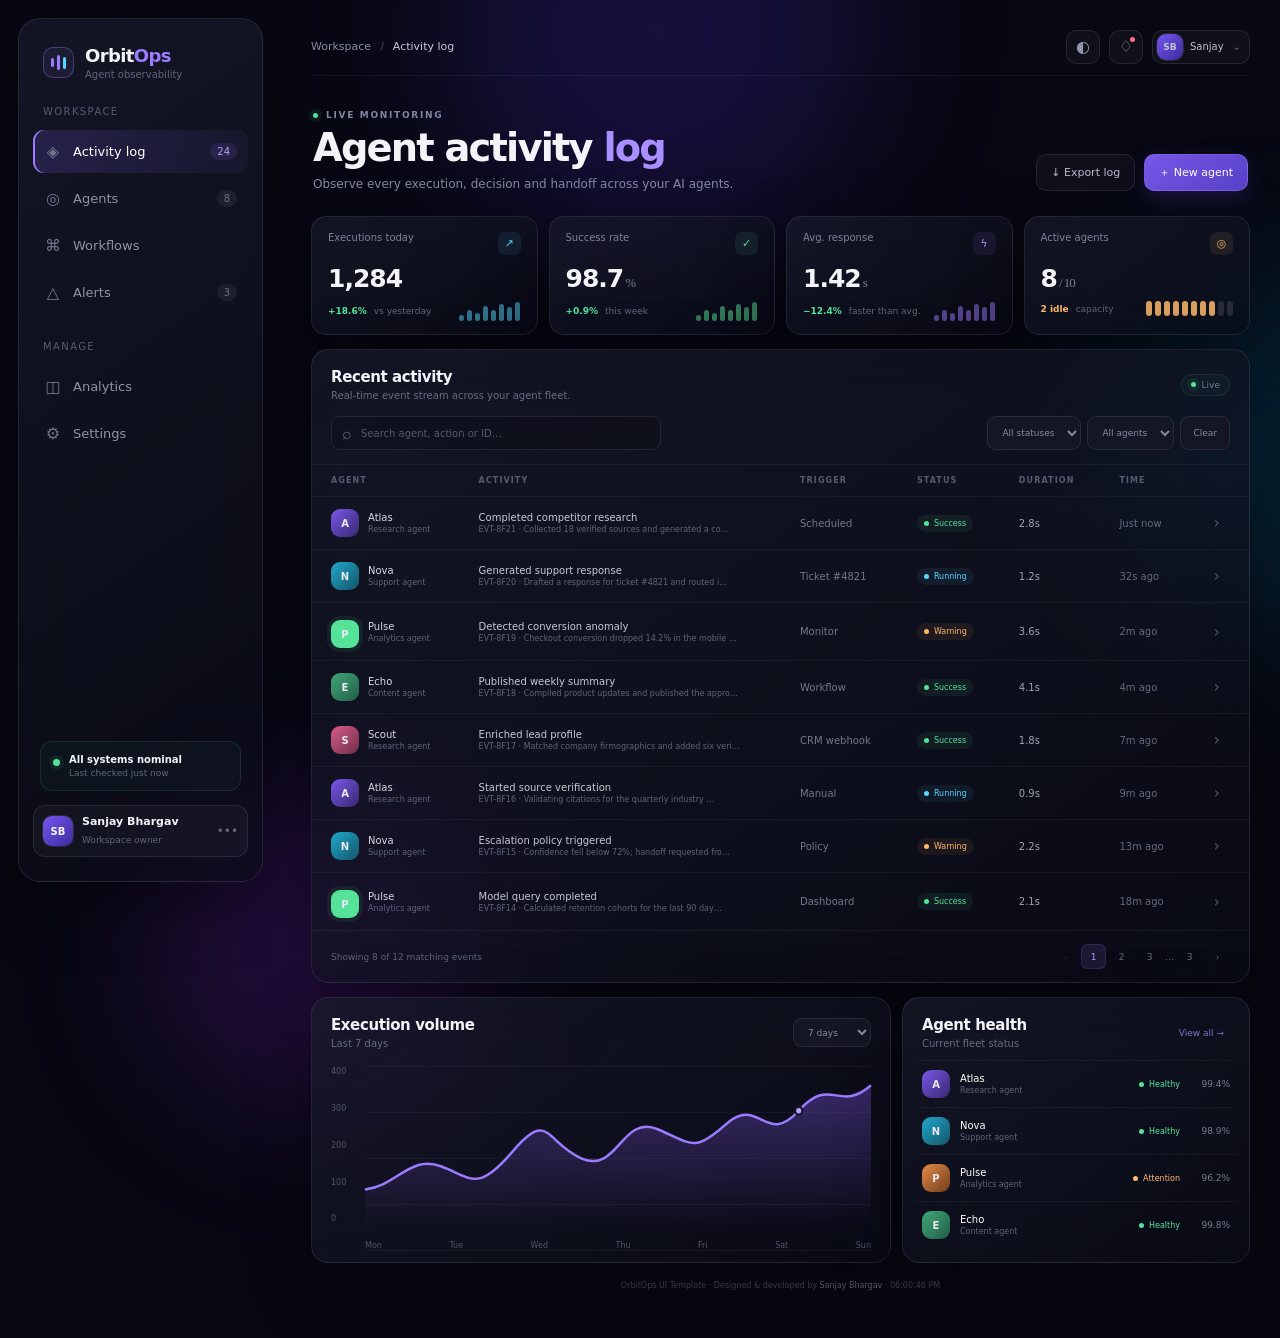
<file: agent-activity-log/index.html>
<!DOCTYPE html>
<html lang="en">
<head>
  <meta charset="UTF-8">
  <meta name="viewport" content="width=device-width, initial-scale=1.0">
  <meta name="description" content="Agent Activity Log — a modern AI agent monitoring dashboard by Sanjay Bhargav.">
  <title>Agent Activity Log — Sanjay Bhargav</title>
  <link rel="stylesheet" href="style.css">
</head>
<body>
  <div class="ambient ambient-one"></div>
  <div class="ambient ambient-two"></div>
  <div class="ambient ambient-three"></div>

  <div class="app-shell">
    <aside class="sidebar glass">
      <div class="brand">
        <div class="brand-mark"><span></span><span></span><span></span></div>
        <div>
          <strong>Orbit<span>Ops</span></strong>
          <small>Agent observability</small>
        </div>
      </div>

      <nav class="main-nav" aria-label="Main navigation">
        <p class="nav-label">Workspace</p>
        <button class="nav-item active" data-view="activity"><span class="nav-icon">◈</span> Activity log <b>24</b></button>
        <button class="nav-item" data-view="agents"><span class="nav-icon">◎</span> Agents <b>8</b></button>
        <button class="nav-item" data-view="workflows"><span class="nav-icon">⌘</span> Workflows</button>
        <button class="nav-item" data-view="alerts"><span class="nav-icon">△</span> Alerts <b class="alert-count">3</b></button>

        <p class="nav-label">Manage</p>
        <button class="nav-item" data-view="analytics"><span class="nav-icon">◫</span> Analytics</button>
        <button class="nav-item" data-view="settings"><span class="nav-icon">⚙</span> Settings</button>
      </nav>

      <div class="sidebar-bottom">
        <div class="status-card">
          <div class="status-dot"></div>
          <div>
            <strong>All systems nominal</strong>
            <small>Last checked just now</small>
          </div>
        </div>
        <button class="profile-card" id="profileButton" aria-label="Open profile">
          <div class="avatar">SB</div>
          <div class="profile-copy">
            <strong>Sanjay Bhargav</strong>
            <small>Workspace owner</small>
          </div>
          <span>•••</span>
        </button>
      </div>
    </aside>

    <main class="main-content">
      <header class="topbar">
        <div class="breadcrumb"><span>Workspace</span><i>/</i><strong>Activity log</strong></div>
        <div class="top-actions">
          <button class="icon-button" id="themeGlow" title="Toggle ambient glow" aria-label="Toggle ambient glow">◐</button>
          <button class="icon-button notification" id="notificationButton" title="Notifications" aria-label="Notifications">♢<span></span></button>
          <button class="mini-profile" id="profileButtonTop" aria-label="Open profile"><span class="avatar small">SB</span><span>Sanjay</span><i>⌄</i></button>
        </div>
      </header>

      <section class="page-heading">
        <div>
          <div class="eyebrow"><span class="pulse"></span> Live monitoring</div>
          <h1>Agent activity <span>log</span></h1>
          <p>Observe every execution, decision and handoff across your AI agents.</p>
        </div>
        <div class="heading-actions">
          <button class="button secondary" id="exportButton">↓ Export log</button>
          <button class="button primary" id="newAgentButton">＋ New agent</button>
        </div>
      </section>

      
      <section class="quick-view glass" id="quickView" hidden aria-live="polite">
        <div class="quick-view-head">
          <div>
            <div class="eyebrow"><span class="pulse"></span> Workspace view</div>
            <h2 id="quickViewTitle">View</h2>
            <p id="quickViewText">Workspace information</p>
          </div>
          <button class="button secondary" id="backToActivity">← Activity log</button>
        </div>
        <div id="quickViewBody"></div>
      </section>

<section class="metrics-grid" aria-label="Activity metrics">
        <article class="metric-card glass">
          <div class="metric-top"><span>Executions today</span><span class="metric-icon cyan">↗</span></div>
          <div class="metric-value">1,284</div>
          <div class="metric-footer"><span class="trend positive">+18.6%</span><span>vs yesterday</span><div class="sparkline cyan-line"><i></i><i></i><i></i><i></i><i></i><i></i><i></i><i></i></div></div>
        </article>
        <article class="metric-card glass">
          <div class="metric-top"><span>Success rate</span><span class="metric-icon green">✓</span></div>
          <div class="metric-value">98.7<span class="unit">%</span></div>
          <div class="metric-footer"><span class="trend positive">+0.9%</span><span>this week</span><div class="sparkline green-line"><i></i><i></i><i></i><i></i><i></i><i></i><i></i><i></i></div></div>
        </article>
        <article class="metric-card glass">
          <div class="metric-top"><span>Avg. response</span><span class="metric-icon purple">ϟ</span></div>
          <div class="metric-value">1.42<span class="unit">s</span></div>
          <div class="metric-footer"><span class="trend positive">−12.4%</span><span>faster than avg.</span><div class="sparkline purple-line"><i></i><i></i><i></i><i></i><i></i><i></i><i></i><i></i></div></div>
        </article>
        <article class="metric-card glass">
          <div class="metric-top"><span>Active agents</span><span class="metric-icon orange">◎</span></div>
          <div class="metric-value">8<span class="unit">/ 10</span></div>
          <div class="metric-footer"><span class="trend neutral">2 idle</span><span>capacity</span><div class="capacity"><span></span><span></span><span></span><span></span><span></span><span></span><span></span><span></span><i></i><i></i></div></div>
        </article>
      </section>

      <section class="workspace-panel glass">
        <div class="panel-header">
          <div>
            <h2>Recent activity</h2>
            <p>Real-time event stream across your agent fleet.</p>
          </div>
          <div class="live-badge"><span></span> Live</div>
        </div>

        <div class="toolbar">
          <label class="search-box"><span>⌕</span><input id="searchInput" type="search" placeholder="Search agent, action or ID…" autocomplete="off"></label>
          <div class="filter-group">
            <select id="statusFilter" aria-label="Filter by status">
              <option value="all">All statuses</option>
              <option value="success">Success</option>
              <option value="running">Running</option>
              <option value="warning">Warning</option>
              <option value="failed">Failed</option>
            </select>
            <select id="agentFilter" aria-label="Filter by agent">
              <option value="all">All agents</option>
              <option value="Atlas">Atlas</option>
              <option value="Nova">Nova</option>
              <option value="Pulse">Pulse</option>
              <option value="Echo">Echo</option>
              <option value="Scout">Scout</option>
            </select>
            <button class="filter-button" id="clearFilters">Clear</button>
          </div>
        </div>

        <div class="table-wrap">
          <table>
            <thead>
              <tr><th>Agent</th><th>Activity</th><th>Trigger</th><th>Status</th><th>Duration</th><th>Time</th><th></th></tr>
            </thead>
            <tbody id="activityBody"></tbody>
          </table>
          <div id="emptyState" class="empty-state" hidden>
            <div class="empty-icon">⌕</div>
            <h3>No matching activity</h3>
            <p>Try another search term or clear the filters.</p>
          </div>
        </div>

        <div class="table-footer">
          <span id="resultCount">Showing 8 of 24 events</span>
          <div class="pagination">
            <button disabled aria-label="Previous page">‹</button><button class="current">1</button><button>2</button><button>3</button><span>…</span><button>3</button><button aria-label="Next page">›</button>
          </div>
        </div>
      </section>

      <section class="bottom-grid">
        <article class="chart-card glass">
          <div class="panel-header compact">
            <div><h2>Execution volume</h2><p>Last 7 days</p></div>
            <select id="rangeSelect" aria-label="Chart range"><option>7 days</option><option>14 days</option><option>30 days</option></select>
          </div>
          <div class="chart">
            <div class="chart-y"><span>400</span><span>300</span><span>200</span><span>100</span><span>0</span></div>
            <div class="chart-area">
              <div class="gridline"></div><div class="gridline"></div><div class="gridline"></div><div class="gridline"></div><div class="gridline"></div>
              <svg viewBox="0 0 700 210" preserveAspectRatio="none" aria-label="Execution volume chart">
                <defs><linearGradient id="fill" x1="0" y1="0" x2="0" y2="1"><stop offset="0%" stop-color="#8b5cf6" stop-opacity=".35"/><stop offset="100%" stop-color="#8b5cf6" stop-opacity="0"/></linearGradient></defs>
                <path class="area" d="M0,160 C45,155 62,115 105,130 S155,165 205,110 S250,100 300,120 S355,62 405,82 S455,112 500,75 S555,105 600,58 S655,62 700,25 L700,210 L0,210 Z"></path>
                <path class="line" d="M0,160 C45,155 62,115 105,130 S155,165 205,110 S250,100 300,120 S355,62 405,82 S455,112 500,75 S555,105 600,58 S655,62 700,25"></path>
                <circle cx="600" cy="58" r="5"></circle>
              </svg>
              <div class="chart-x"><span>Mon</span><span>Tue</span><span>Wed</span><span>Thu</span><span>Fri</span><span>Sat</span><span>Sun</span></div>
            </div>
          </div>
        </article>

        <article class="agents-card glass">
          <div class="panel-header compact">
            <div><h2>Agent health</h2><p>Current fleet status</p></div>
            <button class="text-button" id="viewAgents">View all →</button>
          </div>
          <div class="agent-list">
            <button class="agent-row" data-agent="Atlas"><span class="agent-avatar atlas">A</span><span><strong>Atlas</strong><small>Research agent</small></span><span class="health"><i></i>Healthy</span><b>99.4%</b></button>
            <button class="agent-row" data-agent="Nova"><span class="agent-avatar nova">N</span><span><strong>Nova</strong><small>Support agent</small></span><span class="health"><i></i>Healthy</span><b>98.9%</b></button>
            <button class="agent-row" data-agent="Pulse"><span class="agent-avatar pulse-a">P</span><span><strong>Pulse</strong><small>Analytics agent</small></span><span class="health warning"><i></i>Attention</span><b>96.2%</b></button>
            <button class="agent-row" data-agent="Echo"><span class="agent-avatar echo">E</span><span><strong>Echo</strong><small>Content agent</small></span><span class="health"><i></i>Healthy</span><b>99.8%</b></button>
          </div>
        </article>
      </section>

      <footer class="footer">OrbitOps UI Template · Designed & developed by <strong>Sanjay Bhargav</strong> · <span id="clock">--:--:--</span></footer>
    </main>
  </div>

  <div class="modal-backdrop" id="modalBackdrop" hidden>
    <section class="modal glass" role="dialog" aria-modal="true" aria-labelledby="modalTitle">
      <button class="modal-close" id="modalClose" aria-label="Close">×</button>
      <div class="modal-kicker">ACTIVITY EVENT</div>
      <h2 id="modalTitle">Event details</h2>
      <div id="modalContent"></div>
    </section>
  </div>

  <div class="toast" id="toast" role="status"></div>
  <script src="script.js"></script>
</body>
</html>
</file>
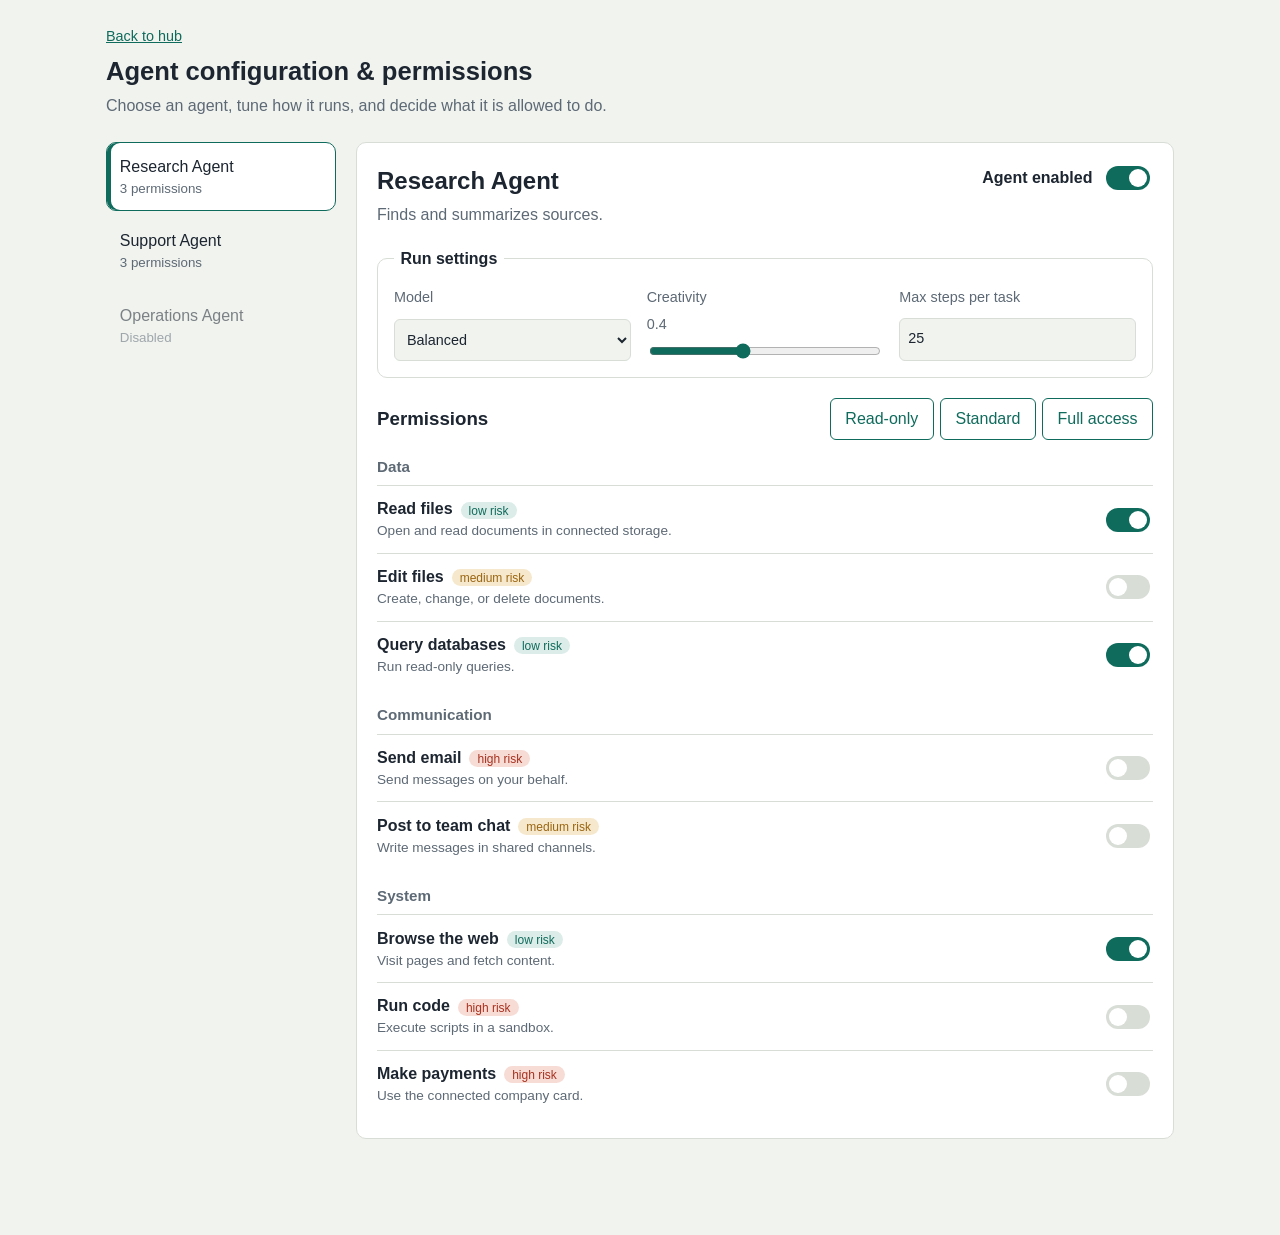
<file: agent-config-permissions/index.html>
<!DOCTYPE html>
<html lang="en">
<head>
  <meta charset="UTF-8">
  <meta name="viewport" content="width=device-width, initial-scale=1">
  <title>Agent Config & Permissions</title>
  <link rel="stylesheet" href="style.css">
</head>
<body>
  <header class="top">
    <a class="back" href="../index.html">Back to hub</a>
    <h1>Agent configuration & permissions</h1>
    <p>Choose an agent, tune how it runs, and decide what it is allowed to do.</p>
  </header>

  <main class="layout">
    <nav class="agents" aria-label="Agents">
      <ul id="agentList"></ul>
    </nav>

    <section class="panel" id="panel" aria-live="polite">
      <div class="panel-head">
        <div>
          <h2 id="agentName"></h2>
          <p id="agentRole"></p>
        </div>
        <label class="master">
          <span>Agent enabled</span>
          <input type="checkbox" id="enabled" class="switch">
        </label>
      </div>

      <fieldset class="settings">
        <legend>Run settings</legend>
        <label>Model
          <select id="model">
            <option>Fast</option>
            <option>Balanced</option>
            <option>Thorough</option>
          </select>
        </label>
        <label>Creativity <output id="tempOut"></output>
          <input type="range" id="temperature" min="0" max="1" step="0.1">
        </label>
        <label>Max steps per task
          <input type="number" id="maxSteps" min="1" max="100">
        </label>
      </fieldset>

      <div class="perm-head">
        <h3>Permissions</h3>
        <div class="presets" role="group" aria-label="Permission presets">
          <button type="button" data-preset="readonly">Read-only</button>
          <button type="button" data-preset="standard">Standard</button>
          <button type="button" data-preset="full">Full access</button>
        </div>
      </div>
      <div id="permGroups"></div>
    </section>
  </main>

  <div class="savebar" id="savebar" hidden>
    <span id="saveMsg">You have unsaved changes.</span>
    <button type="button" id="resetBtn" class="ghost">Discard</button>
    <button type="button" id="saveBtn">Save changes</button>
  </div>
  <div class="toast" id="toast" role="status"></div>

  <script src="script.js"></script>
</body>
</html>
</file>
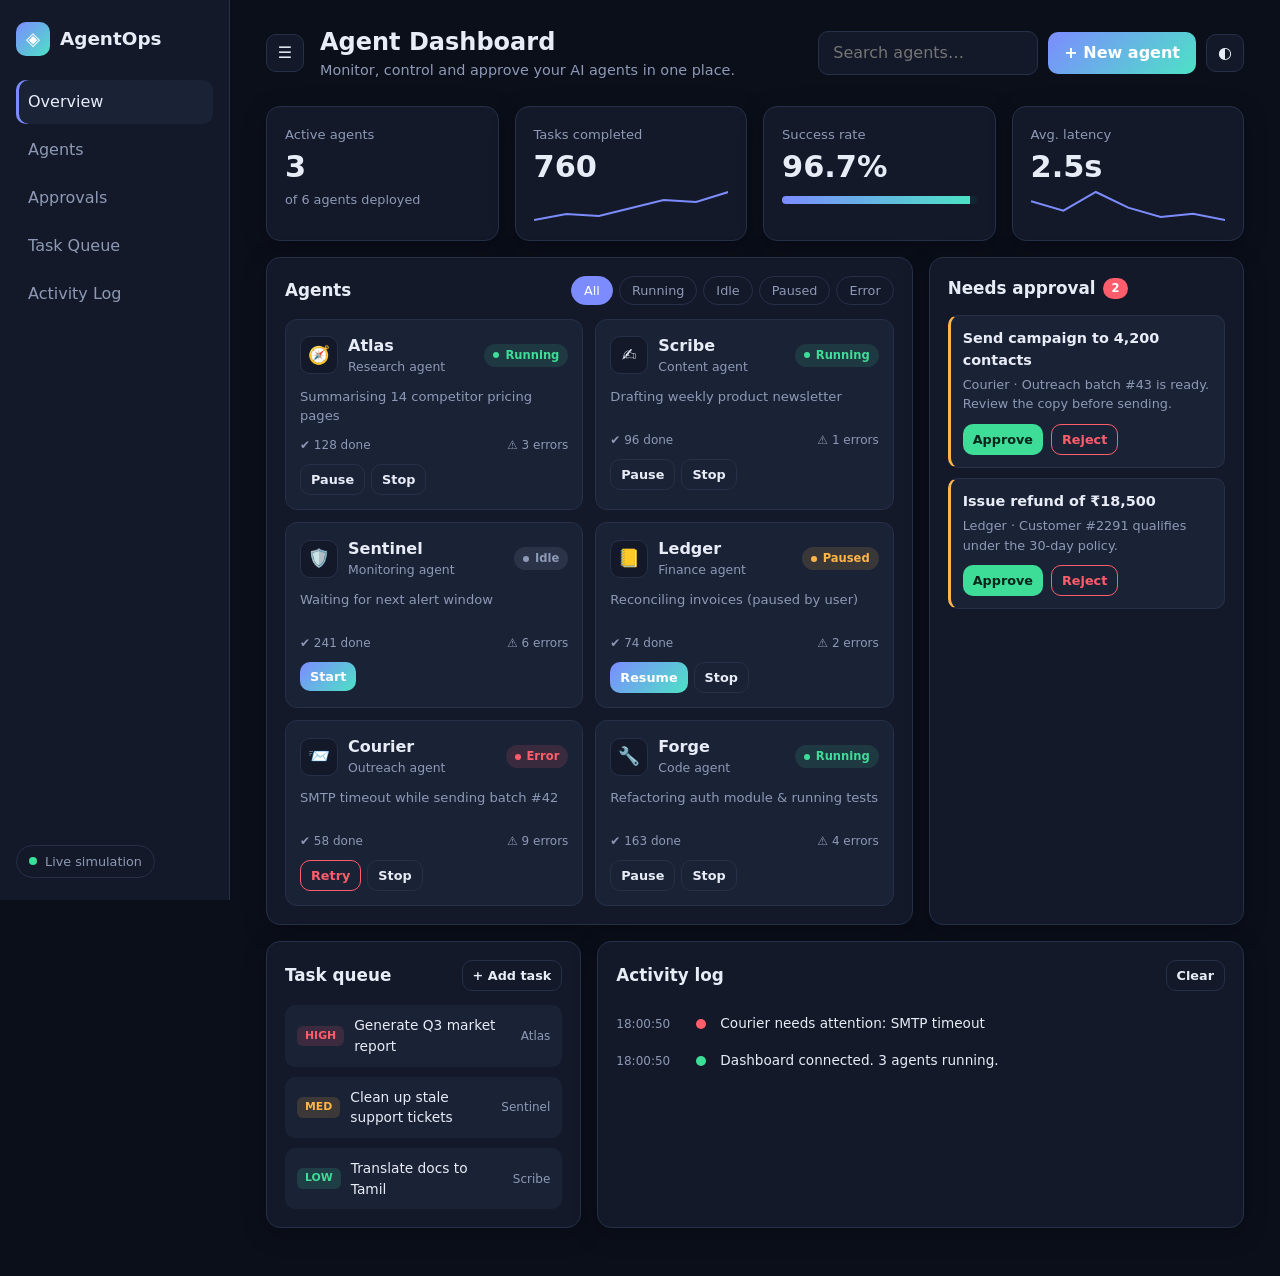
<file: agent-dashboard/index.html>
<!DOCTYPE html>
<html lang="en" data-theme="dark">
<head>
  <meta charset="UTF-8" />
  <meta name="viewport" content="width=device-width, initial-scale=1" />
  <title>Agent Dashboard · AI Agents UI Template</title>
  <meta name="description" content="A responsive AI agent monitoring dashboard with live status, task queue, activity log and human-in-the-loop approvals." />
  <link rel="stylesheet" href="style.css" />
</head>
<body>
  <div class="app">
    <!-- Sidebar -->
    <aside class="sidebar" id="sidebar" aria-label="Main navigation">
      <div class="brand">
        <span class="brand-mark" aria-hidden="true">◈</span>
        <span class="brand-name">AgentOps</span>
      </div>
      <nav class="nav">
        <a class="nav-item active" href="#overview">Overview</a>
        <a class="nav-item" href="#agents">Agents</a>
        <a class="nav-item" href="#approvals">Approvals</a>
        <a class="nav-item" href="#queue">Task Queue</a>
        <a class="nav-item" href="#activity">Activity Log</a>
      </nav>
      <div class="sidebar-foot">
        <div class="live-pill"><span class="pulse"></span> Live simulation</div>
      </div>
    </aside>

    <!-- Main -->
    <div class="main">
      <header class="topbar">
        <button class="icon-btn menu-btn" id="menuBtn" aria-label="Toggle menu">☰</button>
        <div>
          <h1>Agent Dashboard</h1>
          <p class="subtitle">Monitor, control and approve your AI agents in one place.</p>
        </div>
        <div class="topbar-actions">
          <label class="search">
            <span class="sr-only">Search agents</span>
            <input type="search" id="searchInput" placeholder="Search agents…" />
          </label>
          <button class="btn" id="deployBtn">+ New agent</button>
          <button class="icon-btn" id="themeBtn" aria-label="Toggle light/dark theme">◐</button>
        </div>
      </header>

      <main id="overview">
        <!-- KPIs -->
        <section class="kpis" aria-label="Key metrics">
          <article class="card kpi">
            <span class="kpi-label">Active agents</span>
            <strong class="kpi-value" id="kpiActive">0</strong>
            <span class="kpi-sub" id="kpiActiveSub"></span>
          </article>
          <article class="card kpi">
            <span class="kpi-label">Tasks completed</span>
            <strong class="kpi-value" id="kpiTasks">0</strong>
            <svg class="spark" id="sparkTasks" viewBox="0 0 120 32" preserveAspectRatio="none" aria-hidden="true"></svg>
          </article>
          <article class="card kpi">
            <span class="kpi-label">Success rate</span>
            <strong class="kpi-value" id="kpiSuccess">0%</strong>
            <div class="bar"><div class="bar-fill" id="kpiSuccessBar"></div></div>
          </article>
          <article class="card kpi">
            <span class="kpi-label">Avg. latency</span>
            <strong class="kpi-value" id="kpiLatency">0s</strong>
            <svg class="spark" id="sparkLatency" viewBox="0 0 120 32" preserveAspectRatio="none" aria-hidden="true"></svg>
          </article>
        </section>

        <div class="grid">
          <!-- Agents -->
          <section class="card span-2" id="agents" aria-labelledby="agentsTitle">
            <div class="card-head">
              <h2 id="agentsTitle">Agents</h2>
              <div class="chips" id="filterChips" role="group" aria-label="Filter by status">
                <button class="chip active" data-filter="all">All</button>
                <button class="chip" data-filter="running">Running</button>
                <button class="chip" data-filter="idle">Idle</button>
                <button class="chip" data-filter="paused">Paused</button>
                <button class="chip" data-filter="error">Error</button>
              </div>
            </div>
            <div class="agent-grid" id="agentGrid"></div>
            <p class="empty" id="agentsEmpty" hidden>No agents match your filter.</p>
          </section>

          <!-- Approvals -->
          <section class="card" id="approvals" aria-labelledby="approvalsTitle">
            <div class="card-head">
              <h2 id="approvalsTitle">Needs approval <span class="count" id="approvalCount">0</span></h2>
            </div>
            <ul class="approval-list" id="approvalList"></ul>
            <p class="empty" id="approvalsEmpty" hidden>You're all caught up 🎉</p>
          </section>

          <!-- Queue -->
          <section class="card" id="queue" aria-labelledby="queueTitle">
            <div class="card-head">
              <h2 id="queueTitle">Task queue</h2>
              <button class="btn ghost small" id="addTaskBtn">+ Add task</button>
            </div>
            <ul class="queue-list" id="queueList"></ul>
          </section>

          <!-- Activity -->
          <section class="card span-2" id="activity" aria-labelledby="activityTitle">
            <div class="card-head">
              <h2 id="activityTitle">Activity log</h2>
              <button class="btn ghost small" id="clearLogBtn">Clear</button>
            </div>
            <ol class="timeline" id="logList" aria-live="polite"></ol>
          </section>
        </div>
      </main>
    </div>
  </div>

  <div class="toast" id="toast" role="status" aria-live="polite"></div>
  <script src="script.js"></script>
</body>
</html>
</file>
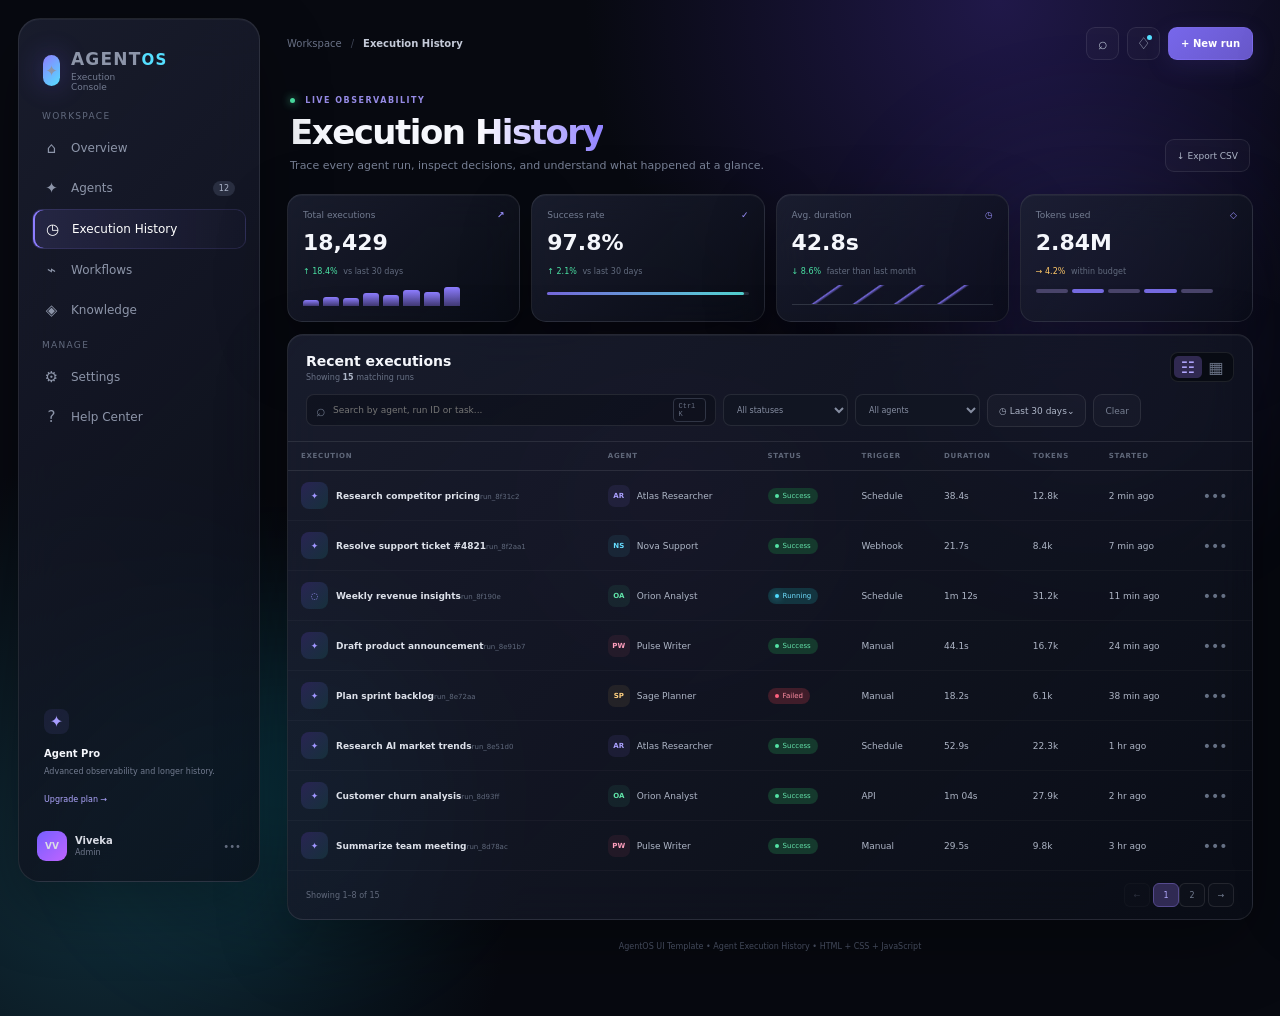
<file: agent-execution-history/index.html>
<!doctype html>
<html lang="en">
<head>
  <meta charset="utf-8">
  <meta name="viewport" content="width=device-width, initial-scale=1">
  <meta name="description" content="Agent Execution History - glassmorphism AI agent observability UI template">
  <title>AgentOS — Execution History</title>
  <link rel="stylesheet" href="style.css">
</head>
<body>
  <div class="orb orb-a"></div><div class="orb orb-b"></div><div class="orb orb-c"></div>

  <button id="mobileMenuBtn" class="mobile-menu-btn" aria-label="Open navigation">☰</button>
  <div id="mobileBackdrop" class="mobile-backdrop"></div>
  <div class="app">
    <aside class="sidebar glass">
      <button class="brand nav-link" data-view="overview" aria-label="AgentOS home">
        <span class="logo">✦</span>
        <span><b>AGENT<span>OS</span></b><small>Execution Console</small></span>
      </button>

      <nav class="nav" aria-label="Main navigation">
        <p>Workspace</p>
        <button class="nav-link" data-view="overview"><span>⌂</span>Overview</button>
        <button class="nav-link" data-view="agents"><span>✦</span>Agents <em>12</em></button>
        <button class="nav-link active" data-view="history"><span>◷</span>Execution History</button>
        <button class="nav-link" data-view="workflows"><span>⌁</span>Workflows</button>
        <button class="nav-link" data-view="knowledge"><span>◈</span>Knowledge</button>
        <p>Manage</p>
        <button class="nav-link" data-view="settings"><span>⚙</span>Settings</button>
        <button class="nav-link" data-view="help"><span>?</span>Help Center</button>
      </nav>

      <div class="sidebar-bottom">
        <div class="plan glass-soft">
          <span class="plan-icon">✦</span>
          <b>Agent Pro</b>
          <p>Advanced observability and longer history.</p>
          <button id="upgradeBtn">Upgrade plan <span>→</span></button>
        </div>
        <button class="profile" id="profileBtn">
          <span class="avatar">VV</span><span><b>Viveka</b><small>Admin</small></span><i>•••</i>
        </button>
      </div>
    </aside>

    <main class="main">
      <header class="topbar">
        <div class="crumb"><span>Workspace</span><i>/</i><b id="crumbCurrent">Execution History</b></div>
        <div class="top-actions">
          <button class="icon-btn" id="focusSearch" title="Search">⌕</button>
          <button class="icon-btn" id="notificationBtn" title="Notifications">♢<i></i></button>
          <button class="primary" id="newRunBtn">+ New run</button>
        </div>
      </header>

      <div id="viewRoot">
        <section class="view" data-page="history">
          <section class="hero">
            <div>
              <div class="eyebrow"><span></span> LIVE OBSERVABILITY</div>
              <h1>Execution <strong>History</strong></h1>
              <p>Trace every agent run, inspect decisions, and understand what happened at a glance.</p>
            </div>
            <button class="secondary" id="exportBtn">↓ Export CSV</button>
          </section>

          <section class="stats">
            <article class="stat glass"><header><span>Total executions</span><b>↗</b></header><strong>18,429</strong><small class="good">↑ 18.4% <em>vs last 30 days</em></small><div class="bars"><i></i><i></i><i></i><i></i><i></i><i></i><i></i><i></i></div></article>
            <article class="stat glass"><header><span>Success rate</span><b>✓</b></header><strong>97.8%</strong><small class="good">↑ 2.1% <em>vs last 30 days</em></small><div class="progress"><i></i></div></article>
            <article class="stat glass"><header><span>Avg. duration</span><b>◷</b></header><strong>42.8s</strong><small class="good">↓ 8.6% <em>faster than last month</em></small><div class="sparkline"></div></article>
            <article class="stat glass"><header><span>Tokens used</span><b>◇</b></header><strong>2.84M</strong><small class="neutral">→ 4.2% <em>within budget</em></small><div class="tokenbar"><i></i><i></i><i></i><i></i><i></i></div></article>
          </section>

          <section class="history glass">
            <div class="panel-head">
              <div><h2>Recent executions</h2><p>Showing <b id="resultCount">8</b> matching runs</p></div>
              <div class="view-switch"><button class="active" id="tableViewBtn" title="Table view">☷</button><button id="cardViewBtn" title="Card view">▦</button></div>
            </div>

            <div class="filters">
              <label class="search"><span>⌕</span><input id="searchInput" type="search" placeholder="Search by agent, run ID or task..." autocomplete="off"><kbd>Ctrl K</kbd></label>
              <select id="statusFilter" aria-label="Status filter"><option value="all">All statuses</option><option value="success">Success</option><option value="running">Running</option><option value="failed">Failed</option></select>
              <select id="agentFilter" aria-label="Agent filter"><option value="all">All agents</option><option>Atlas Researcher</option><option>Nova Support</option><option>Orion Analyst</option><option>Pulse Writer</option><option>Sage Planner</option></select>
              <button class="filter-btn" id="dateBtn">◷ <span id="dateLabel">Last 30 days</span>⌄</button>
              <button class="filter-btn clear-btn" id="clearFilters">Clear</button>
            </div>

            <div class="table-wrap" id="tableWrap">
              <table>
                <thead><tr><th>EXECUTION</th><th>AGENT</th><th>STATUS</th><th>TRIGGER</th><th>DURATION</th><th>TOKENS</th><th>STARTED</th><th></th></tr></thead>
                <tbody id="executionBody"></tbody>
              </table>
            </div>
            <div id="cardWrap" class="card-list hidden"></div>
            <div id="emptyState" class="empty hidden"><span>⌕</span><h3>No executions found</h3><p>Try changing your search or filters.</p></div>

            <div class="pagination">
              <span id="pageText">Showing 1–8</span>
              <div><button id="prevPage">←</button><span id="pageNumbers"></span><button id="nextPage">→</button></div>
            </div>
          </section>
        </section>

        <section class="view placeholder-view hidden" data-page="overview"><div class="large-icon">✦</div><h1>Workspace Overview</h1><p>Live health, execution volume, and agent performance overview.</p><div class="quick-grid"><button class="glass quick" data-view="history">◷ <b>Execution History</b><small>Inspect every run</small></button><button class="glass quick" data-view="agents">✦ <b>12 Active Agents</b><small>Manage your agents</small></button><button class="glass quick" data-view="workflows">⌁ <b>28 Workflows</b><small>Open automations</small></button></div></section>
        <section class="view placeholder-view hidden" data-page="agents"><div class="large-icon">✦</div><h1>Agents</h1><p>Monitor your AI agents and jump directly into their latest executions.</p><div class="resource-grid" id="agentCards"></div></section>
        <section class="view placeholder-view hidden" data-page="workflows"><div class="large-icon">⌁</div><h1>Workflows</h1><p>Explore automation workflows that create agent executions.</p><div class="resource-grid"><article class="glass resource"><b>Revenue Intelligence</b><span>Schedule • Every Monday</span><strong>Running</strong></article><article class="glass resource"><b>Support Resolution</b><span>Webhook • On ticket received</span><strong>Active</strong></article><article class="glass resource"><b>Content Pipeline</b><span>Manual • On demand</span><strong>Active</strong></article></div></section>
        <section class="view placeholder-view hidden" data-page="knowledge"><div class="large-icon">◈</div><h1>Knowledge</h1><p>Manage the information sources available to your agents.</p><div class="resource-grid"><article class="glass resource"><b>Company Knowledge Base</b><span>2,481 documents indexed</span><strong>Synced</strong></article><article class="glass resource"><b>Product Documentation</b><span>842 documents indexed</span><strong>Synced</strong></article></div></section>
        <section class="view placeholder-view hidden" data-page="settings"><div class="large-icon">⚙</div><h1>Settings</h1><p>Workspace preferences and observability configuration.</p><div class="settings-card glass"><label>Live execution updates <input type="checkbox" id="liveToggle" checked></label><label>Desktop notifications <input type="checkbox" id="notifyToggle" checked></label><label>Compact execution rows <input type="checkbox" id="compactToggle"></label></div></section>
        <section class="view placeholder-view hidden" data-page="help"><div class="large-icon">?</div><h1>Help Center</h1><p>Learn how to monitor, debug, and understand AI agent executions.</p><div class="faq glass"><button>What is an execution history?</button><button>How do I filter failed runs?</button><button>How can I export execution data?</button><button>How does the execution timeline work?</button></div></section>
      </div>

      <footer>AgentOS UI Template • Agent Execution History • HTML + CSS + JavaScript</footer>
    </main>
  </div>

  <div class="backdrop" id="backdrop"></div>
  <aside class="drawer glass" id="drawer" aria-hidden="true">
    <button class="close" id="closeDrawer">×</button>
    <div id="drawerContent"></div>
  </aside>

  <div class="modal hidden" id="newRunModal">
    <div class="modal-box glass">
      <button class="close" id="closeModal">×</button>
      <div class="eyebrow">NEW EXECUTION</div><h2>Start an agent run</h2><p>Choose an agent and give the run a task.</p>
      <label>Agent<select id="runAgent"><option>Atlas Researcher</option><option>Nova Support</option><option>Orion Analyst</option><option>Pulse Writer</option><option>Sage Planner</option></select></label>
      <label>Task<input id="runTask" value="Analyze the latest workspace activity and summarize key findings."></label>
      <div class="modal-actions"><button class="secondary" id="cancelRun">Cancel</button><button class="primary" id="startRun">Start run</button></div>
    </div>
  </div>

  <div class="notification-panel glass hidden" id="notificationPanel">
    <div><b>Notifications</b><button id="closeNotifications">×</button></div>
    <article><span class="notif-dot green"></span><p><b>Execution completed</b><small>Atlas finished competitor pricing research.</small></p><time>2m</time></article>
    <article><span class="notif-dot yellow"></span><p><b>Run still active</b><small>Orion is analyzing weekly revenue.</small></p><time>11m</time></article>
    <article><span class="notif-dot red"></span><p><b>Execution failed</b><small>Sage could not sync Jira.</small></p><time>38m</time></article>
  </div>

  <div class="toast" id="toast"></div>
  <script src="script.js"></script>
</body>
</html>
</file>
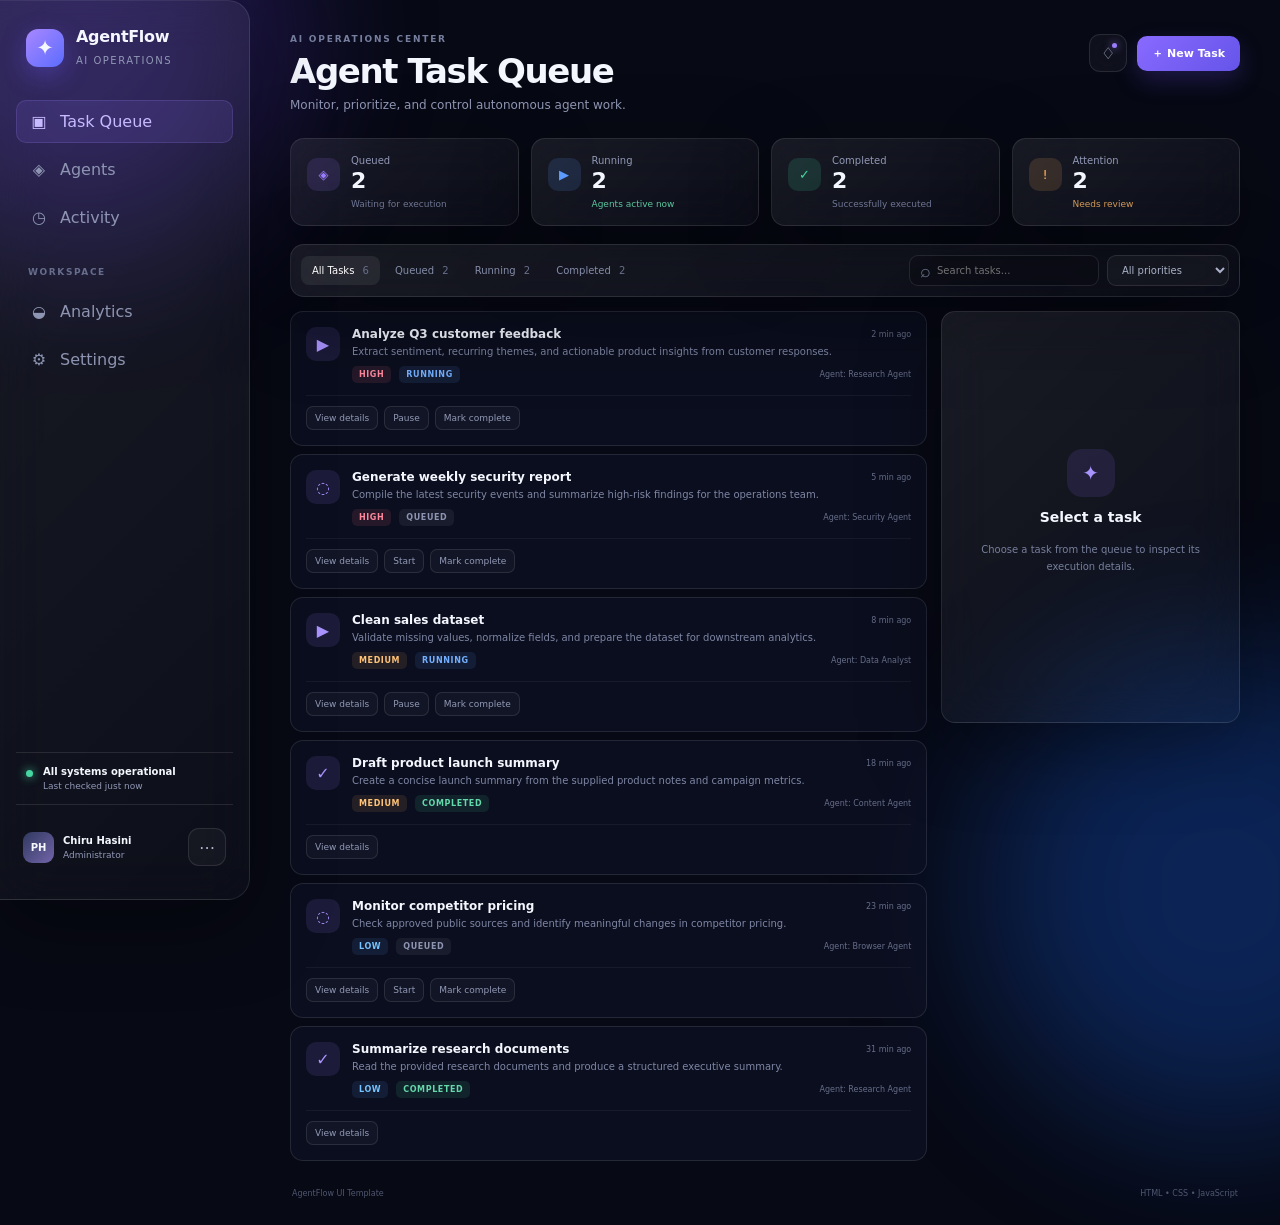
<file: ai-agent-task-queue/index.html>
<!DOCTYPE html>
<html lang="en">
<head>
  <meta charset="UTF-8">
  <meta name="viewport" content="width=device-width, initial-scale=1.0">
  <meta name="description" content="AI Agent Task Queue - Glassmorphism UI Template">
  <title>AgentFlow | AI Agent Task Queue</title>
  <link rel="stylesheet" href="style.css">
</head>
<body>
  <div class="background-orb orb-one"></div>
  <div class="background-orb orb-two"></div>
  <div class="background-grid"></div>

  <div class="app-shell">
    <aside class="sidebar glass-panel">
      <div class="brand">
        <div class="brand-mark">✦</div>
        <div>
          <h1>AgentFlow</h1>
          <span>AI Operations</span>
        </div>
      </div>

      <nav class="main-nav" aria-label="Main navigation">
        <button class="nav-item active" data-view="queue"><span>▣</span> Task Queue</button>
        <button class="nav-item" data-view="agents"><span>◈</span> Agents</button>
        <button class="nav-item" data-view="activity"><span>◷</span> Activity</button>
      </nav>

      <div class="sidebar-section">
        <div class="section-label">WORKSPACE</div>
        <button class="nav-item" data-view="analytics"><span>◒</span> Analytics</button>
        <button class="nav-item" data-view="settings"><span>⚙</span> Settings</button>
      </div>

      <div class="sidebar-bottom">
        <div class="system-status">
          <span class="status-dot"></span>
          <div>
            <strong>All systems operational</strong>
            <small>Last checked just now</small>
          </div>
        </div>
        <div class="user-card">
          <div class="avatar">PH</div>
          <div>
            <strong>Chiru Hasini</strong>
            <small>Administrator</small>
          </div>
          <button id="userMenuBtn" class="icon-btn" aria-label="Open user menu">⋯</button>
        </div>
      </div>
    </aside>

    <main class="main-content">
      <header class="topbar">
        <div>
          <p class="eyebrow">AI OPERATIONS CENTER</p>
          <h2 id="pageTitle">Agent Task Queue</h2>
          <p class="subtitle" id="pageSubtitle">Monitor, prioritize, and control autonomous agent work.</p>
        </div>
        <div class="top-actions">
          <button class="icon-btn glass-control" id="notificationBtn" aria-label="Notifications">♢<span class="notification-dot"></span></button>
          <button class="primary-btn" id="newTaskBtn"><span>＋</span> New Task</button>
        </div>
      </header>

      <section class="stats-grid" id="statsGrid">
        <article class="stat-card glass-panel">
          <div class="stat-icon purple">◈</div>
          <div><span>Queued</span><strong id="queuedCount">0</strong></div>
          <small class="trend">Waiting for execution</small>
        </article>
        <article class="stat-card glass-panel">
          <div class="stat-icon blue">▶</div>
          <div><span>Running</span><strong id="runningCount">0</strong></div>
          <small class="trend positive">Agents active now</small>
        </article>
        <article class="stat-card glass-panel">
          <div class="stat-icon green">✓</div>
          <div><span>Completed</span><strong id="completedCount">0</strong></div>
          <small class="trend">Successfully executed</small>
        </article>
        <article class="stat-card glass-panel">
          <div class="stat-icon orange">!</div>
          <div><span>Attention</span><strong id="attentionCount">0</strong></div>
          <small class="trend warning">Needs review</small>
        </article>
      </section>

      <section id="queueView" class="view">
        <div class="toolbar glass-panel">
          <div class="tabs" role="tablist">
            <button class="tab active" data-filter="all">All Tasks <span id="allBadge">0</span></button>
            <button class="tab" data-filter="queued">Queued <span id="queuedBadge">0</span></button>
            <button class="tab" data-filter="running">Running <span id="runningBadge">0</span></button>
            <button class="tab" data-filter="completed">Completed <span id="completedBadge">0</span></button>
          </div>
          <div class="toolbar-right">
            <label class="search-box">
              <span>⌕</span>
              <input id="searchInput" type="search" placeholder="Search tasks..." autocomplete="off">
            </label>
            <select id="priorityFilter" class="select-control" aria-label="Filter by priority">
              <option value="all">All priorities</option>
              <option value="high">High priority</option>
              <option value="medium">Medium priority</option>
              <option value="low">Low priority</option>
            </select>
          </div>
        </div>

        <div class="queue-layout">
          <div class="task-list" id="taskList" aria-live="polite"></div>
          <aside class="detail-panel glass-panel" id="detailPanel">
            <div class="empty-detail">
              <div class="empty-icon">✦</div>
              <h3>Select a task</h3>
              <p>Choose a task from the queue to inspect its execution details.</p>
            </div>
          </aside>
        </div>
      </section>

      <section id="agentsView" class="view hidden">
        <div class="section-heading">
          <div><p class="eyebrow">AUTONOMOUS WORKFORCE</p><h3>AI Agents</h3></div>
          <span class="live-chip"><span class="status-dot"></span> Live</span>
        </div>
        <div class="agents-grid" id="agentsGrid"></div>
      </section>

      <section id="activityView" class="view hidden">
        <div class="section-heading">
          <div><p class="eyebrow">AUDIT TRAIL</p><h3>Activity Log</h3></div>
          <button class="secondary-btn" id="clearActivityBtn">Clear activity</button>
        </div>
        <div class="activity-list glass-panel" id="activityList"></div>
      </section>

      <section id="analyticsView" class="view hidden">
        <div class="section-heading">
          <div><p class="eyebrow">PERFORMANCE</p><h3>Analytics Overview</h3></div>
        </div>
        <div class="analytics-grid">
          <article class="analytics-card glass-panel">
            <span>Success Rate</span><strong id="successRate">0%</strong>
            <div class="progress"><i id="successProgress"></i></div>
            <small>Completed tasks / total tasks</small>
          </article>
          <article class="analytics-card glass-panel">
            <span>Agent Utilization</span><strong>78%</strong>
            <div class="progress"><i style="width:78%"></i></div>
            <small>Average active capacity</small>
          </article>
          <article class="analytics-card glass-panel">
            <span>Avg. Execution</span><strong>4m 32s</strong>
            <div class="mini-bars"><i></i><i></i><i></i><i></i><i></i><i></i><i></i></div>
            <small>Across the last 24 hours</small>
          </article>
        </div>
        <div class="chart-card glass-panel">
          <div class="chart-header"><div><span>Task throughput</span><strong>24h activity</strong></div><span class="live-chip">+18.4%</span></div>
          <div class="fake-chart">
            <div class="chart-line"></div>
            <div class="chart-fill"></div>
            <div class="chart-labels"><span>00h</span><span>04h</span><span>08h</span><span>12h</span><span>16h</span><span>20h</span><span>24h</span></div>
          </div>
        </div>
      </section>

      <section id="settingsView" class="view hidden">
        <div class="section-heading">
          <div><p class="eyebrow">WORKSPACE</p><h3>Settings</h3></div>
        </div>
        <div class="settings-card glass-panel">
          <label class="setting-row"><span><strong>Auto-refresh queue</strong><small>Refresh task state automatically</small></span><input class="toggle" type="checkbox" checked></label>
          <label class="setting-row"><span><strong>Execution notifications</strong><small>Notify when agents finish a task</small></span><input class="toggle" type="checkbox" checked></label>
          <label class="setting-row"><span><strong>Require approval for high-risk tasks</strong><small>Pause tasks marked as high priority</small></span><input class="toggle" type="checkbox"></label>
          <label class="setting-row"><span><strong>Glass interface effects</strong><small>Enable backdrop blur and translucent cards</small></span><input class="toggle" type="checkbox" checked></label>
        </div>
      </section>

      <footer class="footer">
        <span>AgentFlow UI Template</span>
        <span>HTML • CSS • JavaScript</span>
      </footer>
    </main>
  </div>

  <div class="modal-backdrop hidden" id="taskModal">
    <div class="modal glass-panel" role="dialog" aria-modal="true" aria-labelledby="modalTitle">
      <div class="modal-header"><div><p class="eyebrow">CREATE WORK ITEM</p><h3 id="modalTitle">New Agent Task</h3></div><button class="icon-btn close-modal" id="closeModalBtn">×</button></div>
      <form id="taskForm">
        <label>Task name<input id="taskName" required maxlength="80" placeholder="e.g. Analyze customer feedback"></label>
        <label>Agent
          <select id="taskAgent">
            <option>Research Agent</option><option>Data Analyst</option><option>Security Agent</option><option>Content Agent</option><option>Browser Agent</option>
          </select>
        </label>
        <label>Priority
          <select id="taskPriority"><option value="high">High</option><option value="medium" selected>Medium</option><option value="low">Low</option></select>
        </label>
        <label>Description<textarea id="taskDescription" rows="3" placeholder="Describe what the agent should accomplish..."></textarea></label>
        <div class="modal-actions"><button type="button" class="secondary-btn" id="cancelModalBtn">Cancel</button><button type="submit" class="primary-btn">Create Task</button></div>
      </form>
    </div>
  </div>

  <div class="toast-container" id="toastContainer" aria-live="polite"></div>
  <script src="script.js"></script>
</body>
</html>
</file>
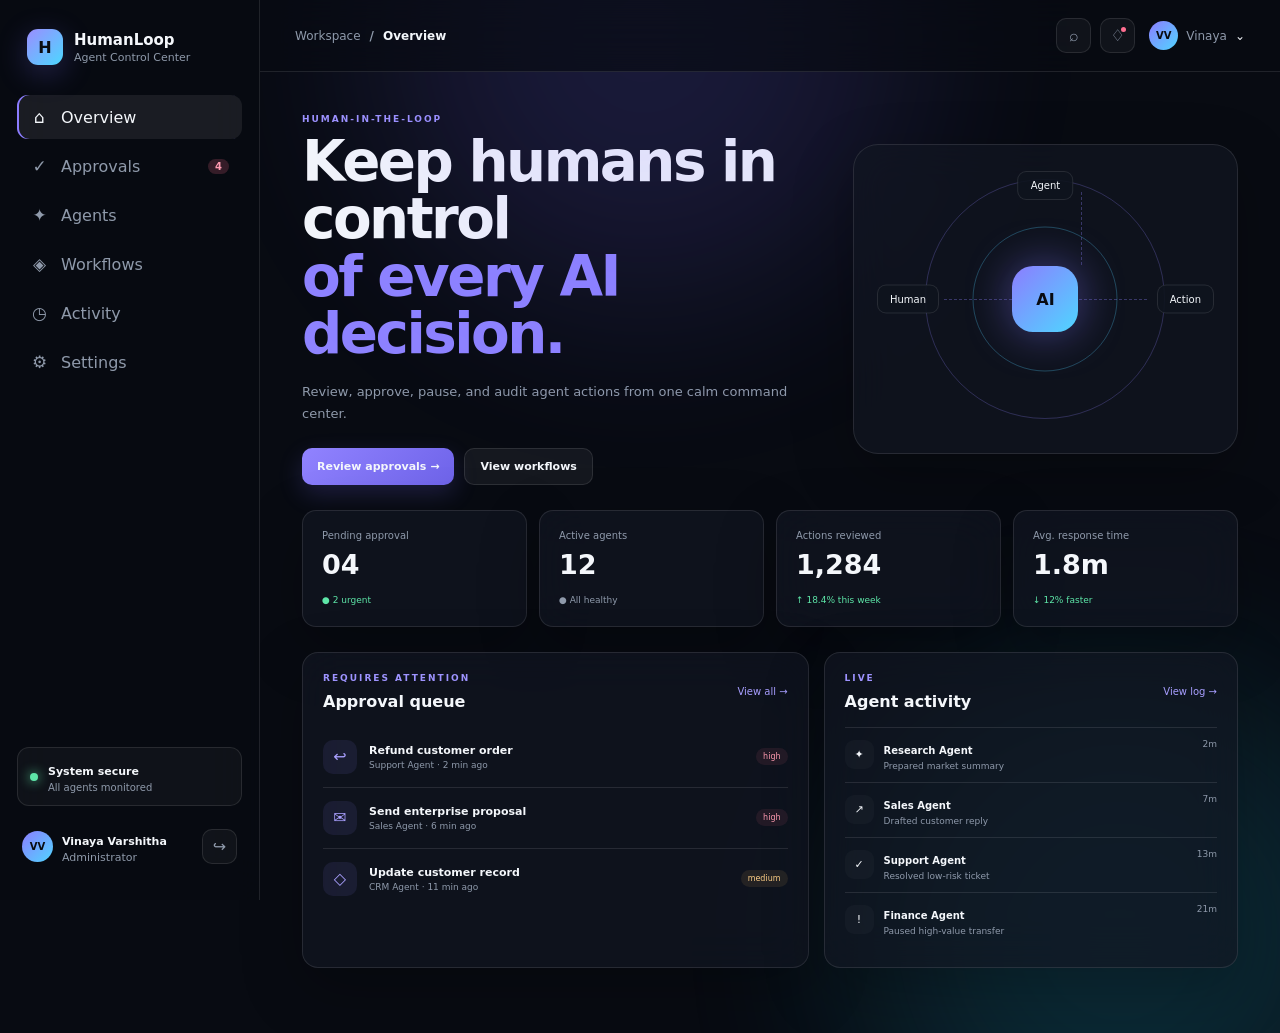
<file: human-in-the-loop/index.html>
<!DOCTYPE html>
<html lang="en">
<head>
  <meta charset="UTF-8">
  <meta name="viewport" content="width=device-width, initial-scale=1.0">
  <title>HumanLoop — Human-in-the-Loop Workflow</title>
  <link rel="stylesheet" href="style.css">
</head>
<body>
  <div class="bg-orb orb-one"></div>
  <div class="bg-orb orb-two"></div>

  <aside class="sidebar" id="sidebar">
    <div class="brand">
      <div class="brand-mark">H</div>
      <div>
        <strong>HumanLoop</strong>
        <span>Agent Control Center</span>
      </div>
    </div>

    <nav class="nav" aria-label="Main navigation">
      <button class="nav-item active" data-section="overview"><span>⌂</span> Overview</button>
      <button class="nav-item" data-section="approvals"><span>✓</span> Approvals <b class="nav-badge">4</b></button>
      <button class="nav-item" data-section="agents"><span>✦</span> Agents</button>
      <button class="nav-item" data-section="workflows"><span>◈</span> Workflows</button>
      <button class="nav-item" data-section="activity"><span>◷</span> Activity</button>
      <button class="nav-item" data-section="settings"><span>⚙</span> Settings</button>
    </nav>

    <div class="sidebar-bottom">
      <div class="security-card">
        <div class="status-dot"></div>
        <div>
          <strong>System secure</strong>
          <span>All agents monitored</span>
        </div>
      </div>
      <div class="user-mini">
        <div class="avatar">VV</div>
        <div>
          <strong>Vinaya Varshitha</strong>
          <span>Administrator</span>
        </div>
        <button class="icon-btn" id="logoutBtn" title="Sign out">↪</button>
      </div>
    </div>
  </aside>

  <main class="main">
    <header class="topbar">
      <button class="icon-btn menu-btn" id="menuBtn" aria-label="Open menu">☰</button>
      <div class="breadcrumb"><span>Workspace</span><b>/</b><strong id="pageTitle">Overview</strong></div>
      <div class="top-actions">
        <button class="icon-btn" id="searchBtn" title="Search">⌕</button>
        <button class="icon-btn notification" id="notificationBtn" title="Notifications">♢<i></i></button>
        <button class="profile" id="profileBtn">
          <span class="avatar small">VV</span>
          <span class="profile-name">Vinaya</span>
          <span>⌄</span>
        </button>
      </div>
    </header>

    <div class="search-panel glass" id="searchPanel">
      <input id="globalSearch" type="search" placeholder="Search approvals, agents, workflows...">
      <span>Press Enter</span>
    </div>

    <section class="content">
      <div class="section-view active" id="overview">
        <div class="hero">
          <div>
            <p class="eyebrow">HUMAN-IN-THE-LOOP</p>
            <h1>Keep humans in control<br><span>of every AI decision.</span></h1>
            <p class="hero-copy">Review, approve, pause, and audit agent actions from one calm command center.</p>
            <div class="hero-actions">
              <button class="primary-btn" data-go="approvals">Review approvals <span>→</span></button>
              <button class="secondary-btn" data-go="workflows">View workflows</button>
            </div>
          </div>
          <div class="hero-visual glass">
            <div class="ring ring-outer"></div>
            <div class="ring ring-inner"></div>
            <div class="core">AI</div>
            <div class="node node-top">Agent</div>
            <div class="node node-left">Human</div>
            <div class="node node-right">Action</div>
            <div class="flow-line line-one"></div>
            <div class="flow-line line-two"></div>
            <div class="flow-line line-three"></div>
          </div>
        </div>

        <div class="stats-grid">
          <div class="stat-card glass"><span>Pending approval</span><strong>04</strong><small class="up">● 2 urgent</small></div>
          <div class="stat-card glass"><span>Active agents</span><strong>12</strong><small>● All healthy</small></div>
          <div class="stat-card glass"><span>Actions reviewed</span><strong>1,284</strong><small class="up">↑ 18.4% this week</small></div>
          <div class="stat-card glass"><span>Avg. response time</span><strong>1.8m</strong><small class="up">↓ 12% faster</small></div>
        </div>

        <div class="two-col">
          <div class="panel glass">
            <div class="panel-head"><div><p class="eyebrow">REQUIRES ATTENTION</p><h2>Approval queue</h2></div><button class="text-btn" data-go="approvals">View all →</button></div>
            <div id="overviewApprovals"></div>
          </div>
          <div class="panel glass">
            <div class="panel-head"><div><p class="eyebrow">LIVE</p><h2>Agent activity</h2></div><button class="text-btn" data-go="activity">View log →</button></div>
            <div class="activity-list">
              <div class="activity-row"><div class="activity-icon">✦</div><div><strong>Research Agent</strong><p>Prepared market summary</p></div><time>2m</time></div>
              <div class="activity-row"><div class="activity-icon">↗</div><div><strong>Sales Agent</strong><p>Drafted customer reply</p></div><time>7m</time></div>
              <div class="activity-row"><div class="activity-icon">✓</div><div><strong>Support Agent</strong><p>Resolved low-risk ticket</p></div><time>13m</time></div>
              <div class="activity-row"><div class="activity-icon">!</div><div><strong>Finance Agent</strong><p>Paused high-value transfer</p></div><time>21m</time></div>
            </div>
          </div>
        </div>
      </div>

      <div class="section-view" id="approvals">
        <div class="page-heading"><div><p class="eyebrow">HUMAN REVIEW</p><h1>Approval queue</h1><p>Make the final call before an agent takes action.</p></div><button class="primary-btn" id="approveAllBtn">Approve all safe <span>✓</span></button></div>
        <div class="filter-row">
          <button class="filter active" data-filter="all">All <b>4</b></button>
          <button class="filter" data-filter="urgent">Urgent <b>2</b></button>
          <button class="filter" data-filter="finance">Finance <b>1</b></button>
          <button class="filter" data-filter="customer">Customer <b>1</b></button>
        </div>
        <div class="approval-grid" id="approvalGrid"></div>
      </div>

      <div class="section-view" id="agents">
        <div class="page-heading"><div><p class="eyebrow">AUTONOMOUS SYSTEMS</p><h1>Agents</h1><p>Monitor agent health, permissions, and current work.</p></div><button class="primary-btn" id="newAgentBtn">+ New agent</button></div>
        <div class="agent-grid" id="agentGrid"></div>
      </div>

      <div class="section-view" id="workflows">
        <div class="page-heading"><div><p class="eyebrow">ORCHESTRATION</p><h1>Workflows</h1><p>Design where AI acts independently and where humans step in.</p></div><button class="primary-btn" id="newWorkflowBtn">+ New workflow</button></div>
        <div class="workflow-layout">
          <div class="panel glass workflow-builder">
            <div class="panel-head"><div><p class="eyebrow">VISUAL WORKFLOW</p><h2>Customer refund review</h2></div><span class="live-pill">● Live</span></div>
            <div class="workflow-track">
              <div class="flow-card"><span>01</span><b>Ticket received</b><small>Trigger</small></div>
              <div class="connector">↓</div>
              <div class="flow-card ai"><span>02</span><b>AI checks policy</b><small>Agent action</small></div>
              <div class="connector">↓</div>
              <div class="flow-card human"><span>03</span><b>Human approval</b><small>Required</small></div>
              <div class="connector">↓</div>
              <div class="flow-card"><span>04</span><b>Issue refund</b><small>Agent action</small></div>
            </div>
          </div>
          <div class="panel glass rules-panel">
            <div class="panel-head"><div><p class="eyebrow">GUARDRAILS</p><h2>Human checkpoints</h2></div></div>
            <label class="switch-row">Refunds above $500 <input type="checkbox" checked><i></i></label>
            <label class="switch-row">External messages <input type="checkbox" checked><i></i></label>
            <label class="switch-row">Account changes <input type="checkbox" checked><i></i></label>
            <label class="switch-row">Low-risk tasks <input type="checkbox"><i></i></label>
          </div>
        </div>
      </div>

      <div class="section-view" id="activity">
        <div class="page-heading"><div><p class="eyebrow">AUDIT TRAIL</p><h1>Activity</h1><p>A transparent record of agent and human decisions.</p></div><button class="secondary-btn" id="exportBtn">Export log ↓</button></div>
        <div class="panel glass table-panel">
          <div class="table-head"><span>EVENT</span><span>ACTOR</span><span>STATUS</span><span>TIME</span></div>
          <div id="activityTable"></div>
        </div>
      </div>

      <div class="section-view" id="settings">
        <div class="page-heading"><div><p class="eyebrow">CONTROL CENTER</p><h1>Settings</h1><p>Configure your workspace and review policies.</p></div><button class="primary-btn" id="saveSettingsBtn">Save changes</button></div>
        <div class="settings-grid">
          <div class="panel glass settings-panel">
            <h2>Workspace</h2>
            <label>Workspace name<input value="HumanLoop Workspace"></label>
            <label>Review mode<select><option>Human approval required</option><option>Human review for high risk</option><option>Autonomous</option></select></label>
            <label>Default reviewer<input value="Vinaya Varshitha"></label>
          </div>
          <div class="panel glass settings-panel">
            <h2>Notifications</h2>
            <label class="switch-row">Approval requests <input type="checkbox" checked><i></i></label>
            <label class="switch-row">Agent failures <input type="checkbox" checked><i></i></label>
            <label class="switch-row">Daily activity summary <input type="checkbox"><i></i></label>
            <label class="switch-row">Security alerts <input type="checkbox" checked><i></i></label>
          </div>
        </div>
      </div>
    </section>
  </main>

  <div class="toast" id="toast"><span>✓</span><div><strong id="toastTitle">Done</strong><small id="toastText">Action completed.</small></div></div>
  <div class="modal-backdrop" id="modalBackdrop">
    <div class="modal glass">
      <button class="modal-close" id="modalClose">×</button>
      <p class="eyebrow">HUMAN REVIEW</p>
      <h2 id="modalTitle">Approve action?</h2>
      <p id="modalText">Review the proposed action before approving it.</p>
      <div class="modal-actions"><button class="secondary-btn" id="modalCancel">Cancel</button><button class="primary-btn" id="modalConfirm">Approve <span>✓</span></button></div>
    </div>
  </div>
  <script src="script.js"></script>
</body>
</html>
</file>
<file: agent-activity-log/style.css>
:root{
  --bg:#070812;--panel:rgba(16,18,31,.62);--panel-strong:rgba(18,20,36,.86);
  --border:rgba(255,255,255,.09);--text:#f3f4f8;--muted:#858ba1;--muted2:#60667b;
  --purple:#9b7bff;--purple2:#6e55e8;--cyan:#57d7ff;--green:#55e39a;--orange:#ffb86b;--red:#ff6f8d;
  --shadow:0 22px 65px rgba(0,0,0,.35);--radius:18px
}
*{box-sizing:border-box}
html{scroll-behavior:smooth}
body{margin:0;background:var(--bg);color:var(--text);font-family:Inter, "Segoe UI", system-ui, sans-serif;min-height:100vh;overflow-x:hidden}
button,input,select{font:inherit}
button{cursor:pointer}
.ambient{position:fixed;filter:blur(80px);border-radius:50%;pointer-events:none;opacity:.18;z-index:-1;transition:opacity .4s}
.ambient-one{width:420px;height:420px;background:#6337ff;top:-180px;left:35%}
.ambient-two{width:360px;height:360px;background:#008dba;right:-180px;top:30%}
.ambient-three{width:330px;height:330px;background:#a62cff;left:12%;bottom:-210px}
body.no-glow .ambient{opacity:0}
.glass{background:linear-gradient(145deg,rgba(25,27,44,.72),rgba(10,12,23,.62));border:1px solid var(--border);box-shadow:var(--shadow);backdrop-filter:blur(24px);-webkit-backdrop-filter:blur(24px)}
.app-shell{display:flex;min-height:100vh}
.sidebar{position:fixed;left:18px;top:18px;bottom:18px;width:245px;border-radius:22px;padding:24px 14px;display:flex;flex-direction:column;z-index:10}
.brand{display:flex;align-items:center;gap:11px;padding:2px 10px 26px}
.brand strong{font:700 18px Inter, "Segoe UI", system-ui, sans-serif;letter-spacing:-.6px}.brand strong span{color:var(--purple)}
.brand small{display:block;color:var(--muted2);font-size:10px;margin-top:3px}
.brand-mark{width:31px;height:31px;position:relative;display:flex;align-items:center;gap:3px;padding:7px;border:1px solid rgba(155,123,255,.35);border-radius:10px;background:rgba(155,123,255,.08)}
.brand-mark span{width:4px;border-radius:5px;background:var(--purple);display:block}.brand-mark span:nth-child(1){height:9px}.brand-mark span:nth-child(2){height:15px}.brand-mark span:nth-child(3){height:12px;background:var(--cyan)}
.nav-label{font-size:10px;text-transform:uppercase;letter-spacing:1.4px;color:#565c70;margin:0 10px 9px}
.main-nav{display:flex;flex-direction:column;gap:4px}
.nav-label:not(:first-child){margin-top:23px}
.nav-item{height:43px;border:0;background:transparent;color:#8d93a7;text-align:left;border-radius:11px;padding:0 11px;display:flex;align-items:center;gap:11px;font-size:13px;transition:.2s}
.nav-item:hover{background:rgba(255,255,255,.045);color:#dce0eb}.nav-item.active{color:#fff;background:linear-gradient(90deg,rgba(130,96,255,.18),rgba(130,96,255,.06));box-shadow:inset 2px 0 var(--purple)}
.nav-item b{margin-left:auto;font-size:10px;font-weight:500;color:#686e82;background:rgba(255,255,255,.06);padding:3px 7px;border-radius:20px}.nav-item.active b{color:#b5a3ff;background:rgba(155,123,255,.12)}
.nav-icon{width:18px;text-align:center;font-size:16px;color:#71778c}
.sidebar-bottom{margin-top:auto}.status-card{margin:12px 7px 14px;padding:12px;border:1px solid rgba(85,227,154,.12);background:rgba(85,227,154,.035);border-radius:12px;display:flex;gap:9px;align-items:flex-start}
.status-dot,.live-badge span,.pulse{width:7px;height:7px;border-radius:50%;background:var(--green);box-shadow:0 0 0 4px rgba(85,227,154,.08);display:inline-block;flex:none;margin-top:5px}
.status-card strong{display:block;font-size:10px}.status-card small{color:var(--muted2);font-size:9px;display:block;margin-top:3px}
.profile-card{width:100%;background:rgba(255,255,255,.035);border:1px solid var(--border);border-radius:12px;color:var(--text);display:flex;align-items:center;text-align:left;padding:9px;gap:9px}
.avatar{width:30px;height:30px;border-radius:9px;display:grid;place-items:center;background:linear-gradient(135deg,#7457ee,#3e2a9e);font:600 10px Inter, "Segoe UI", system-ui, sans-serif;box-shadow:0 0 0 1px rgba(255,255,255,.1)}.profile-copy{flex:1}.profile-copy strong{display:block;font-size:11px}.profile-copy small{color:var(--muted2);font-size:9px}.profile-card>span{font-size:12px;color:#63697d}
.main-content{margin-left:281px;padding:18px 30px 30px;width:calc(100% - 281px);max-width:1700px}
.topbar{height:58px;display:flex;align-items:center;justify-content:space-between;border-bottom:1px solid rgba(255,255,255,.055)}
.breadcrumb{font-size:11px;color:var(--muted)}.breadcrumb i{font-style:normal;margin:0 9px;color:#44495a}.breadcrumb strong{color:#c6c9d5;font-weight:500}
.top-actions{display:flex;gap:9px;align-items:center}.icon-button,.mini-profile{border:1px solid var(--border);background:rgba(255,255,255,.035);color:#9298aa;border-radius:10px;height:34px}
.icon-button{width:34px;position:relative}.notification span{position:absolute;right:7px;top:6px;width:5px;height:5px;background:var(--red);border-radius:50%}
.mini-profile{padding:3px 8px 3px 4px;display:flex;align-items:center;gap:7px;font-size:10px;color:#bfc3cf}.mini-profile i{font-style:normal;color:#666b7c;margin-left:2px}.avatar.small{width:26px;height:26px;font-size:9px}
.page-heading{padding:34px 2px 25px;display:flex;align-items:flex-end;justify-content:space-between;gap:20px}
.eyebrow{display:flex;align-items:center;gap:8px;text-transform:uppercase;letter-spacing:1.7px;color:#7f87a0;font-size:9px;font-weight:600;margin-bottom:8px}.eyebrow .pulse{margin:0;width:5px;height:5px}
h1,h2,p{margin:0}h1{font:700 clamp(29px,3vw,42px)/1.05 Inter, "Segoe UI", system-ui, sans-serif;letter-spacing:-1.8px}h1 span{color:#a98fff} .page-heading p{font-size:12px;color:var(--muted);margin-top:9px}
.heading-actions{display:flex;gap:9px}.button{height:37px;border-radius:10px;padding:0 14px;border:1px solid var(--border);color:#b9bdcb;background:rgba(255,255,255,.035);font-size:11px}.button:hover{background:rgba(255,255,255,.07)}.button.primary{border-color:rgba(155,123,255,.38);background:linear-gradient(135deg,#7658e8,#5941c8);color:#fff;box-shadow:0 8px 22px rgba(100,67,220,.22)}
.metrics-grid{display:grid;grid-template-columns:repeat(4,1fr);gap:11px;margin-bottom:14px}.metric-card{padding:15px 16px 13px;border-radius:15px}
.metric-top{display:flex;justify-content:space-between;color:#7e8498;font-size:10px}.metric-icon{width:23px;height:23px;border-radius:7px;display:grid;place-items:center;font-size:11px}.cyan{background:rgba(87,215,255,.09);color:var(--cyan)}.green{background:rgba(85,227,154,.09);color:var(--green)}.purple{background:rgba(155,123,255,.09);color:#a98fff}.orange{background:rgba(255,184,107,.09);color:var(--orange)}
.metric-value{font:600 25px Inter, "Segoe UI", system-ui, sans-serif;letter-spacing:-1px;margin-top:9px}.unit{font:400 13px "DM Sans";color:#7b8193;margin-left:2px}
.metric-footer{display:flex;align-items:center;gap:7px;color:#60677a;font-size:9px;margin-top:8px}.trend{font-weight:600}.positive{color:var(--green)}.neutral{color:var(--orange)}
.sparkline{margin-left:auto;height:20px;width:62px;display:flex;align-items:flex-end;gap:3px}.sparkline i{display:block;width:5px;border-radius:4px;background:currentColor;opacity:.5}.sparkline i:nth-child(1){height:6px}.sparkline i:nth-child(2){height:11px}.sparkline i:nth-child(3){height:8px}.sparkline i:nth-child(4){height:15px}.sparkline i:nth-child(5){height:11px}.sparkline i:nth-child(6){height:17px}.sparkline i:nth-child(7){height:14px}.sparkline i:nth-child(8){height:19px}.cyan-line{color:var(--cyan)}.green-line{color:var(--green)}.purple-line{color:var(--purple)}
.capacity{margin-left:auto;display:flex;gap:3px}.capacity span,.capacity i{width:6px;height:15px;border-radius:3px;background:var(--orange);opacity:.85}.capacity i{background:#292b38;opacity:1}
.workspace-panel{border-radius:17px;overflow:hidden}.panel-header{display:flex;justify-content:space-between;align-items:center;padding:18px 19px 15px}.panel-header h2{font:600 15px Inter, "Segoe UI", system-ui, sans-serif;letter-spacing:-.4px}.panel-header p{font-size:10px;color:#676d80;margin-top:4px}.live-badge{font-size:9px;color:#6e778c;display:flex;align-items:center;gap:6px;padding:5px 9px;border:1px solid rgba(85,227,154,.1);background:rgba(85,227,154,.035);border-radius:20px}.live-badge span{width:5px;height:5px;margin:0}
.toolbar{display:flex;justify-content:space-between;gap:10px;padding:0 19px 14px}.search-box{width:min(330px,45%);height:34px;border:1px solid var(--border);background:rgba(0,0,0,.12);border-radius:9px;display:flex;align-items:center;padding:0 10px;gap:7px;color:#676d81}.search-box input{background:transparent;border:0;outline:0;color:#d9dce6;width:100%;font-size:10px}.search-box input::placeholder{color:#555b6e}.filter-group{display:flex;gap:6px}.filter-group select,.filter-button,.panel-header select{height:34px;border:1px solid var(--border);background:#141625;color:#858b9f;border-radius:9px;padding:0 10px;font-size:9px;outline:0}.filter-button{padding:0 12px}.filter-button:hover{color:#fff}
.table-wrap{overflow:auto;border-top:1px solid rgba(255,255,255,.055);border-bottom:1px solid rgba(255,255,255,.055)}
table{width:100%;border-collapse:collapse;min-width:720px}th{font-size:8px;color:#565d72;text-transform:uppercase;letter-spacing:1.1px;text-align:left;font-weight:600;padding:11px 19px}td{padding:12px 19px;border-top:1px solid rgba(255,255,255,.045);font-size:10px;color:#9ca1b1}tbody tr{transition:.15s}tbody tr:hover{background:rgba(255,255,255,.025)}.agent-cell{display:flex;align-items:center;gap:9px}.agent-avatar{width:28px;height:28px;border-radius:9px;display:grid;place-items:center;font:600 10px Inter, "Segoe UI", system-ui, sans-serif;color:#eaeaf3}.agent-avatar.atlas{background:linear-gradient(135deg,#7a58e9,#372770)}.agent-avatar.nova{background:linear-gradient(135deg,#20a8ca,#15546a)}.agent-avatar.pulse-a{background:linear-gradient(135deg,#e38b45,#743c20)}.agent-avatar.echo{background:linear-gradient(135deg,#42a878,#205d46)}.agent-avatar.scout{background:linear-gradient(135deg,#d95d88,#6e2e48)}
.agent-name strong{display:block;color:#d8dbe4;font-size:10px;font-weight:500}.agent-name small{display:block;color:#5e6478;font-size:8px;margin-top:2px}.activity-text strong{display:block;color:#c7cad4;font-size:10px;font-weight:500}.activity-text small{display:block;color:#5e6478;font-size:8px;margin-top:2px}.trigger{color:#72788b}.duration{font-variant-numeric:tabular-nums;color:#9da2b2}.time{color:#646a7d;white-space:nowrap}
.status-pill{display:inline-flex;align-items:center;gap:5px;border-radius:20px;padding:4px 7px;font-size:8px}.status-pill i{width:5px;height:5px;border-radius:50%;background:currentColor}.status-success{color:var(--green);background:rgba(85,227,154,.07)}.status-running{color:var(--cyan);background:rgba(87,215,255,.07)}.status-warning{color:var(--orange);background:rgba(255,184,107,.07)}.status-failed{color:var(--red);background:rgba(255,111,141,.07)}
.detail-btn{border:0;background:transparent;color:#555b6f;font-size:15px;padding:3px 6px}.detail-btn:hover{color:#c7cad7}
.table-footer{height:51px;display:flex;align-items:center;justify-content:space-between;padding:0 19px;color:#5d6477;font-size:9px}.pagination{display:flex;gap:3px;align-items:center}.pagination button{border:1px solid transparent;background:transparent;color:#686e80;border-radius:6px;min-width:25px;height:25px;font-size:9px}.pagination button:hover:not(:disabled){background:rgba(255,255,255,.05);color:#fff}.pagination .current{background:rgba(155,123,255,.13);color:#b39fff;border-color:rgba(155,123,255,.15)}.pagination button:disabled{opacity:.3;cursor:not-allowed}
.empty-state{text-align:center;padding:55px 20px}.empty-icon{margin:auto;width:42px;height:42px;border-radius:12px;background:rgba(255,255,255,.04);display:grid;place-items:center;color:#6d7386;font-size:19px}.empty-state h3{font:600 13px Inter, "Segoe UI", system-ui, sans-serif;margin:12px 0 5px}.empty-state p{font-size:10px;color:#62687b}
.bottom-grid{display:grid;grid-template-columns:1.25fr .75fr;gap:11px;margin-top:14px}.chart-card,.agents-card{border-radius:17px;padding-bottom:12px}.panel-header.compact{padding-bottom:11px}.panel-header select{height:29px}.chart{height:190px;display:flex;padding:6px 19px 0}.chart-y{width:34px;display:flex;flex-direction:column;justify-content:space-between;padding:1px 0 27px;color:#51576b;font-size:8px}.chart-area{flex:1;position:relative}.gridline{height:1px;background:rgba(255,255,255,.045);position:absolute;left:0;right:0}.gridline:nth-child(1){top:0}.gridline:nth-child(2){top:25%}.gridline:nth-child(3){top:50%}.gridline:nth-child(4){top:75%}.gridline:nth-child(5){top:100%}.chart svg{position:absolute;inset:0 0 22px;width:100%;height:calc(100% - 22px);overflow:visible}.chart .area{fill:url(#fill)}.chart .line{fill:none;stroke:#9b7bff;stroke-width:2.5;vector-effect:non-scaling-stroke}.chart circle{fill:#b6a3ff;stroke:#17142b;stroke-width:3}.chart-x{position:absolute;bottom:0;left:0;right:0;display:flex;justify-content:space-between;color:#51576b;font-size:8px}.text-button{border:0;background:transparent;color:#8070cc;font-size:9px}.agent-list{padding:0 12px}.agent-row{width:100%;display:grid;grid-template-columns:30px 1fr auto 42px;align-items:center;gap:8px;padding:9px 7px;border:0;border-top:1px solid rgba(255,255,255,.045);background:transparent;color:#fff;text-align:left}.agent-row:hover{background:rgba(255,255,255,.025)}.agent-row>span:nth-child(2) strong{display:block;font-size:10px;font-weight:500}.agent-row>span:nth-child(2) small{display:block;font-size:8px;color:#5e6478;margin-top:2px}.health{font-size:8px;color:var(--green);display:flex;align-items:center;gap:5px}.health i{width:5px;height:5px;border-radius:50%;background:currentColor}.health.warning{color:var(--orange)}.agent-row>b{font-size:9px;color:#777d90;font-weight:500;text-align:right}.footer{text-align:center;color:#41475a;font-size:8px;padding:18px}.footer strong{color:#62687b;font-weight:500}.modal-backdrop{position:fixed;inset:0;background:rgba(2,3,8,.68);backdrop-filter:blur(10px);z-index:50;display:grid;place-items:center;padding:20px}.modal{width:min(520px,100%);border-radius:20px;padding:25px;position:relative}.modal-close{position:absolute;right:15px;top:12px;width:30px;height:30px;border:0;border-radius:8px;background:rgba(255,255,255,.05);color:#8a90a2;font-size:18px}.modal-kicker{font-size:8px;letter-spacing:1.7px;color:#7c69d7;font-weight:600}.modal h2{font:600 21px Inter, "Segoe UI", system-ui, sans-serif;margin:8px 0 18px}.detail-grid{display:grid;grid-template-columns:1fr 1fr;gap:9px}.detail-box{padding:12px;border:1px solid rgba(255,255,255,.06);background:rgba(255,255,255,.025);border-radius:10px}.detail-box small{display:block;color:#5e6478;font-size:8px;margin-bottom:5px}.detail-box strong{font-size:10px;color:#d5d8e2;font-weight:500}.toast{position:fixed;bottom:25px;right:25px;background:#191b2a;border:1px solid rgba(155,123,255,.25);box-shadow:0 14px 40px rgba(0,0,0,.4);padding:11px 15px;border-radius:10px;color:#dfe2eb;font-size:10px;transform:translateY(20px);opacity:0;pointer-events:none;transition:.25s;z-index:80}.toast.show{transform:translateY(0);opacity:1}
@media(max-width:1100px){.sidebar{width:210px}.main-content{margin-left:238px;width:calc(100% - 238px);padding-right:18px;padding-left:18px}.metrics-grid{grid-template-columns:repeat(2,1fr)}.bottom-grid{grid-template-columns:1fr}}
@media(max-width:760px){.sidebar{position:relative;left:auto;top:auto;bottom:auto;width:auto;margin:10px;height:auto;padding:13px;display:block}.app-shell{display:block}.main-content{margin:0;width:100%;padding:0 12px 20px}.sidebar .main-nav{display:grid;grid-template-columns:repeat(3,1fr)}.sidebar .nav-label{grid-column:1/-1;margin:8px 6px}.sidebar .nav-label:not(:first-child){display:none}.sidebar-bottom{display:none}.brand{padding-bottom:13px}.topbar{height:48px}.page-heading{padding-top:24px;align-items:flex-start;flex-direction:column}.heading-actions{width:100%}.heading-actions .button{flex:1}.toolbar{flex-direction:column}.search-box{width:100%}.filter-group{overflow:auto}.metrics-grid{gap:8px}.metric-card{padding:12px}.metric-footer>span:nth-child(2){display:none}.metric-value{font-size:21px}.top-actions .mini-profile>span:not(.avatar){display:none}.mini-profile{width:35px}.page-heading p{max-width:340px}}
@media(max-width:460px){.sidebar .main-nav{grid-template-columns:repeat(2,1fr)}.metrics-grid{grid-template-columns:1fr 1fr}.metric-footer .sparkline{display:none}.pagination button:nth-last-child(2),.pagination button:nth-child(3){display:none}.detail-grid{grid-template-columns:1fr}.breadcrumb{display:none}}

.agent-form{display:flex;flex-direction:column;gap:12px}
.agent-form label{font-size:9px;color:#70768a;text-transform:uppercase;letter-spacing:.8px}
.agent-form input,.agent-form select{display:block;width:100%;height:38px;margin-top:6px;border:1px solid rgba(255,255,255,.08);border-radius:9px;background:#141625;color:#e4e6ee;padding:0 10px;outline:0;font-size:10px}
.agent-form input:focus,.agent-form select:focus{border-color:rgba(155,123,255,.5);box-shadow:0 0 0 3px rgba(155,123,255,.08)}
.modal-actions{display:flex;justify-content:flex-end;gap:8px;margin-top:5px}
.modal-actions .button{height:36px}
.modal .detail-box strong{line-height:1.5}

.quick-view{border-radius:17px;padding:20px;margin-bottom:14px}
.quick-view-head{display:flex;align-items:flex-end;justify-content:space-between;gap:16px;margin-bottom:16px}
.quick-view h2{font:600 22px Inter,"Segoe UI",system-ui,sans-serif;letter-spacing:-.7px}
.quick-view p{font-size:10px;color:#686f82;margin-top:5px}
.view-grid{display:grid;grid-template-columns:repeat(3,1fr);gap:9px;margin-bottom:10px}
.view-stat{padding:15px;border:1px solid rgba(255,255,255,.06);border-radius:12px;background:rgba(255,255,255,.025)}
.view-stat span,.view-stat small{display:block;color:#666d80;font-size:9px}
.view-stat strong{display:block;font:600 23px Inter,"Segoe UI",system-ui,sans-serif;margin:7px 0 3px}
.view-list,.alert-list,.settings-list{border:1px solid rgba(255,255,255,.06);border-radius:12px;overflow:hidden}
.view-list-row,.alert-row,.setting-row{width:100%;min-height:52px;display:flex;align-items:center;gap:12px;padding:10px 13px;background:transparent;color:#dfe2ea;border:0;border-top:1px solid rgba(255,255,255,.045);text-align:left}
.view-list-row:first-child,.alert-row:first-child,.setting-row:first-child{border-top:0}
.view-list-row:hover,.alert-row:hover,.setting-row:hover{background:rgba(255,255,255,.025)}
.view-list-row b{font-size:10px;width:145px}.view-list-row span{font-size:9px;color:#666d80;flex:1}.view-list-row em,.alert-row em{font-style:normal;font-size:8px}
.ok{color:var(--green)}.warn{color:var(--orange)}
.alert-row .alert-symbol{width:24px;height:24px;border-radius:7px;display:grid;place-items:center;background:rgba(255,184,107,.08);color:var(--orange);font-weight:700}
.alert-row div{flex:1}.alert-row b{display:block;font-size:10px;font-weight:500}.alert-row small{display:block;color:#62687a;font-size:8px;margin-top:3px}
.alert-row em{color:#9c8aff}
.settings-list{margin-bottom:12px}
.setting-row{justify-content:space-between;cursor:pointer}
.setting-row span{flex:1}.setting-row b{display:block;font-size:10px;font-weight:500}.setting-row small{display:block;color:#62687a;font-size:8px;margin-top:3px}
.setting-row input{appearance:none;width:34px;height:18px;border-radius:20px;background:#282b3a;position:relative;outline:0;cursor:pointer}
.setting-row input:before{content:"";position:absolute;width:12px;height:12px;top:3px;left:3px;border-radius:50%;background:#777d90;transition:.2s}
.setting-row input:checked{background:rgba(155,123,255,.35)}
.setting-row input:checked:before{left:19px;background:#aa98ff}
.mini-bars{height:120px;display:flex;align-items:flex-end;gap:8px;padding:15px;border:1px solid rgba(255,255,255,.06);border-radius:12px;background:rgba(255,255,255,.02)}
.mini-bars i{display:block;flex:1;min-width:8px;border-radius:6px 6px 2px 2px;background:linear-gradient(180deg,#9b7bff,#4b3b9a);opacity:.8}
@media(max-width:600px){.view-grid{grid-template-columns:1fr}.quick-view-head{align-items:flex-start;flex-direction:column}.view-list-row{flex-wrap:wrap}.view-list-row b{width:110px}}

/* Keep dialogs truly hidden until JavaScript opens them. */
.modal-backdrop[hidden]{display:none !important}
</file>
<file: agent-config-permissions/style.css>
:root{
  --bg:#f1f3ef; --surface:#fff; --ink:#1c2530; --muted:#5d6975; --line:#d8ddd6;
  --accent:#0f6b5c; --accent-soft:#dcece8; --warn:#9a6511; --warn-soft:#f6e8cc;
  --danger:#a8321f; --danger-soft:#f7dcd6;
  --radius:10px;
  font-family:"Segoe UI","Helvetica Neue",Arial,sans-serif;
}
@media (prefers-color-scheme:dark){
  :root{--bg:#141a1f; --surface:#1d252c; --ink:#e6ebef; --muted:#9aa6b1; --line:#303b45;
    --accent:#4fbfa8; --accent-soft:#1c3a35; --warn:#e3b04f; --warn-soft:#3b2f15;
    --danger:#f08a78; --danger-soft:#43211b;}
}
*{box-sizing:border-box}
body{margin:0;background:var(--bg);color:var(--ink);line-height:1.5;padding-bottom:5rem}
.top{max-width:1100px;margin:0 auto;padding:1.5rem 1rem .5rem}
.top h1{margin:.25rem 0;font-size:1.6rem}
.top p{margin:0;color:var(--muted)}
.back{color:var(--accent);font-size:.9rem}
.layout{max-width:1100px;margin:1rem auto;padding:0 1rem;display:grid;grid-template-columns:230px 1fr;gap:1.25rem}
.agents ul{list-style:none;margin:0;padding:0;display:grid;gap:.4rem}
.agents button{width:100%;text-align:left;background:transparent;border:1px solid transparent;
  border-radius:var(--radius);padding:.7rem .8rem;color:var(--ink);cursor:pointer;font:inherit}
.agents button:hover{background:var(--surface)}
.agents button[aria-current="true"]{background:var(--surface);border-color:var(--accent);box-shadow:inset 4px 0 0 var(--accent)}
.agents small{display:block;color:var(--muted)}
.agents .off{opacity:.55}
.panel{background:var(--surface);border:1px solid var(--line);border-radius:var(--radius);padding:1.25rem}
.panel-head{display:flex;justify-content:space-between;gap:1rem;align-items:flex-start;flex-wrap:wrap}
.panel-head h2{margin:0}
.panel-head p{margin:.2rem 0 0;color:var(--muted)}
.master{display:flex;align-items:center;gap:.6rem;font-weight:600}
.settings{border:1px solid var(--line);border-radius:var(--radius);margin:1.25rem 0;padding:1rem;
  display:grid;grid-template-columns:repeat(auto-fit,minmax(200px,1fr));gap:1rem}
.settings legend{padding:0 .4rem;font-weight:600}
.settings label{display:grid;gap:.35rem;font-size:.9rem;color:var(--muted)}
select,input[type=number]{font:inherit;padding:.5rem;border:1px solid var(--line);border-radius:6px;background:var(--bg);color:var(--ink)}
input[type=range]{accent-color:var(--accent)}
.perm-head{display:flex;justify-content:space-between;align-items:center;flex-wrap:wrap;gap:.5rem}
.perm-head h3{margin:0}
.presets{display:flex;gap:.4rem}
button{font:inherit;cursor:pointer;border-radius:6px;border:1px solid var(--accent);background:var(--accent);color:#fff;padding:.5rem .9rem}
.presets button,.ghost{background:transparent;color:var(--accent)}
button:hover{filter:brightness(1.1)}
:focus-visible{outline:3px solid var(--accent);outline-offset:2px}
.group{margin-top:1rem}
.group h4{margin:0 0 .4rem;font-size:.95rem;color:var(--muted)}
.perm{display:flex;align-items:center;justify-content:space-between;gap:1rem;padding:.7rem 0;border-top:1px solid var(--line)}
.perm p{margin:0}
.perm .desc{color:var(--muted);font-size:.85rem}
.risk{font-size:.75rem;padding:.1rem .5rem;border-radius:99px;margin-left:.5rem;vertical-align:middle}
.risk.low{background:var(--accent-soft);color:var(--accent)}
.risk.medium{background:var(--warn-soft);color:var(--warn)}
.risk.high{background:var(--danger-soft);color:var(--danger)}
.switch{appearance:none;width:44px;height:24px;border-radius:99px;background:var(--line);position:relative;cursor:pointer;flex:none;transition:background .15s}
.switch::after{content:"";position:absolute;top:3px;left:3px;width:18px;height:18px;border-radius:50%;background:#fff;transition:transform .15s}
.switch:checked{background:var(--accent)}
.switch:checked::after{transform:translateX(20px)}
.disabled-area{opacity:.5;pointer-events:none}
.savebar{position:fixed;left:0;right:0;bottom:0;background:var(--ink);color:var(--bg);display:flex;justify-content:center;align-items:center;gap:1rem;padding:.8rem 1rem}
.savebar[hidden]{display:none}
.savebar .ghost{color:var(--bg);border-color:var(--bg)}
.toast{position:fixed;bottom:4.5rem;left:50%;transform:translateX(-50%);background:var(--accent);color:#fff;padding:.5rem 1rem;border-radius:6px;opacity:0;pointer-events:none;transition:opacity .2s}
.toast.show{opacity:1}
@media (max-width:760px){.layout{grid-template-columns:1fr}.agents ul{grid-auto-flow:column;overflow-x:auto}.agents button{min-width:150px}}
@media (prefers-reduced-motion:reduce){*{transition:none!important}}
</file>
<file: agent-dashboard/style.css>
/* ===== Design tokens ===== */
:root {
  --bg: #0b0f1a;
  --surface: #131929;
  --surface-2: #1a2236;
  --border: #263049;
  --text: #e8ecf6;
  --muted: #8d99b5;
  --accent: #7c8cff;
  --accent-2: #4de2c5;
  --ok: #3ddc97;
  --warn: #ffb547;
  --danger: #ff5d6c;
  --radius: 14px;
  --shadow: 0 6px 24px rgba(0, 0, 0, 0.25);
}
:root[data-theme="light"] {
  --bg: #f4f6fb;
  --surface: #ffffff;
  --surface-2: #eef1f8;
  --border: #dde2ee;
  --text: #151a2b;
  --muted: #5d6885;
  --accent: #4f5df0;
  --accent-2: #0fa88c;
  --shadow: 0 6px 24px rgba(30, 40, 90, 0.08);
}

* { box-sizing: border-box; margin: 0; padding: 0; }
html { scroll-behavior: smooth; }
body {
  font-family: system-ui, -apple-system, "Segoe UI", Roboto, sans-serif;
  background: var(--bg);
  color: var(--text);
  line-height: 1.5;
  -webkit-font-smoothing: antialiased;
}
button, input { font: inherit; color: inherit; }
button { cursor: pointer; }
a { color: inherit; text-decoration: none; }
ul, ol { list-style: none; }
.sr-only { position: absolute; width: 1px; height: 1px; overflow: hidden; clip: rect(0 0 0 0); }

/* ===== Layout ===== */
.app { display: grid; grid-template-columns: 230px 1fr; min-height: 100vh; }
.sidebar {
  position: sticky; top: 0; height: 100vh;
  background: var(--surface); border-right: 1px solid var(--border);
  padding: 22px 16px; display: flex; flex-direction: column; gap: 24px;
}
.brand { display: flex; align-items: center; gap: 10px; font-weight: 700; font-size: 1.15rem; }
.brand-mark {
  display: grid; place-items: center; width: 34px; height: 34px; border-radius: 10px;
  background: linear-gradient(135deg, var(--accent), var(--accent-2)); color: #fff;
}
.nav { display: flex; flex-direction: column; gap: 4px; }
.nav-item { padding: 10px 12px; border-radius: 10px; color: var(--muted); font-weight: 500; transition: .15s; }
.nav-item:hover { background: var(--surface-2); color: var(--text); }
.nav-item.active { background: var(--surface-2); color: var(--text); box-shadow: inset 3px 0 var(--accent); }
.sidebar-foot { margin-top: auto; }
.live-pill {
  display: inline-flex; align-items: center; gap: 8px; font-size: .8rem; color: var(--muted);
  padding: 6px 12px; border: 1px solid var(--border); border-radius: 999px;
}
.pulse { width: 8px; height: 8px; border-radius: 50%; background: var(--ok); animation: pulse 1.6s infinite; }
@keyframes pulse { 0% { box-shadow: 0 0 0 0 rgba(61,220,151,.6);} 100% { box-shadow: 0 0 0 10px rgba(61,220,151,0);} }

.main { min-width: 0; padding: 24px clamp(16px, 3vw, 36px) 48px; }
.topbar { display: flex; align-items: center; gap: 16px; flex-wrap: wrap; margin-bottom: 24px; }
.topbar h1 { font-size: 1.5rem; }
.subtitle { color: var(--muted); font-size: .9rem; }
.topbar-actions { margin-left: auto; display: flex; gap: 10px; align-items: center; flex-wrap: wrap; }
.menu-btn { display: none; }

/* ===== Controls ===== */
.btn {
  background: linear-gradient(135deg, var(--accent), var(--accent-2));
  color: #fff; border: 0; padding: 9px 16px; border-radius: 10px; font-weight: 600; transition: .15s;
}
.btn:hover { filter: brightness(1.08); transform: translateY(-1px); }
.btn.ghost { background: transparent; color: var(--text); border: 1px solid var(--border); }
.btn.ghost:hover { background: var(--surface-2); }
.btn.small { padding: 5px 10px; font-size: .8rem; }
.btn.danger { background: transparent; border: 1px solid var(--danger); color: var(--danger); }
.btn.ok { background: var(--ok); color: #05241a; }
.icon-btn {
  width: 38px; height: 38px; border-radius: 10px; border: 1px solid var(--border);
  background: var(--surface); display: grid; place-items: center;
}
.icon-btn:hover { background: var(--surface-2); }
.search input {
  width: 220px; padding: 9px 14px; border-radius: 10px; border: 1px solid var(--border);
  background: var(--surface); outline: none;
}
.search input:focus, .btn:focus-visible, .chip:focus-visible, .icon-btn:focus-visible { outline: 2px solid var(--accent); outline-offset: 2px; }

/* ===== Cards ===== */
.card { background: var(--surface); border: 1px solid var(--border); border-radius: var(--radius); padding: 18px; box-shadow: var(--shadow); }
.card-head { display: flex; align-items: center; justify-content: space-between; gap: 12px; flex-wrap: wrap; margin-bottom: 14px; }
.card-head h2 { font-size: 1.05rem; display: flex; align-items: center; gap: 8px; }
.count { background: var(--danger); color: #fff; font-size: .72rem; padding: 2px 8px; border-radius: 999px; }
.empty { color: var(--muted); text-align: center; padding: 20px 0; }

.kpis { display: grid; grid-template-columns: repeat(4, 1fr); gap: 16px; margin-bottom: 16px; }
.kpi { display: flex; flex-direction: column; gap: 6px; }
.kpi-label { color: var(--muted); font-size: .82rem; }
.kpi-value { font-size: 1.9rem; line-height: 1.1; }
.kpi-sub { color: var(--muted); font-size: .8rem; }
.spark { width: 100%; height: 32px; }
.spark path { fill: none; stroke: var(--accent); stroke-width: 2; vector-effect: non-scaling-stroke; }
.bar { height: 8px; background: var(--surface-2); border-radius: 99px; overflow: hidden; margin-top: 6px; }
.bar-fill { height: 100%; width: 0; background: linear-gradient(90deg, var(--accent), var(--accent-2)); transition: width .6s; }

.grid { display: grid; grid-template-columns: repeat(3, 1fr); gap: 16px; }
.span-2 { grid-column: span 2; }

/* ===== Chips ===== */
.chips { display: flex; gap: 6px; flex-wrap: wrap; }
.chip { border: 1px solid var(--border); background: transparent; padding: 4px 12px; border-radius: 999px; font-size: .8rem; color: var(--muted); }
.chip:hover { color: var(--text); }
.chip.active { background: var(--accent); border-color: var(--accent); color: #fff; }

/* ===== Agent cards ===== */
.agent-grid { display: grid; grid-template-columns: repeat(auto-fill, minmax(230px, 1fr)); gap: 12px; }
.agent {
  background: var(--surface-2); border: 1px solid var(--border); border-radius: 12px;
  padding: 14px; display: flex; flex-direction: column; gap: 10px; transition: .2s;
}
.agent:hover { transform: translateY(-2px); border-color: var(--accent); }
.agent-top { display: flex; align-items: center; gap: 10px; }
.avatar { width: 38px; height: 38px; border-radius: 10px; display: grid; place-items: center; font-size: 1.1rem; background: var(--surface); border: 1px solid var(--border); }
.agent-name { font-weight: 600; }
.agent-role { color: var(--muted); font-size: .78rem; }
.status { margin-left: auto; font-size: .72rem; font-weight: 600; padding: 3px 9px; border-radius: 999px; display: inline-flex; align-items: center; gap: 6px; text-transform: capitalize; }
.status::before { content: ""; width: 6px; height: 6px; border-radius: 50%; background: currentColor; }
.status.running { color: var(--ok); background: rgba(61,220,151,.12); }
.status.running::before { animation: pulse 1.6s infinite; }
.status.idle { color: var(--muted); background: rgba(141,153,181,.14); }
.status.paused { color: var(--warn); background: rgba(255,181,71,.14); }
.status.error { color: var(--danger); background: rgba(255,93,108,.14); }
.agent-task { font-size: .82rem; color: var(--muted); min-height: 2.6em; }
.agent-meta { display: flex; justify-content: space-between; font-size: .75rem; color: var(--muted); }
.agent-actions { display: flex; gap: 6px; }

/* ===== Approvals / queue ===== */
.approval-list, .queue-list { display: flex; flex-direction: column; gap: 10px; }
.approval { background: var(--surface-2); border: 1px solid var(--border); border-left: 3px solid var(--warn); border-radius: 10px; padding: 12px; }
.approval h3 { font-size: .9rem; }
.approval p { color: var(--muted); font-size: .8rem; margin: 4px 0 10px; }
.approval .row { display: flex; gap: 8px; }
.queue-item { display: flex; align-items: center; gap: 10px; background: var(--surface-2); padding: 10px 12px; border-radius: 10px; font-size: .86rem; }
.prio { font-size: .68rem; font-weight: 700; padding: 2px 8px; border-radius: 6px; text-transform: uppercase; }
.prio.high { background: rgba(255,93,108,.15); color: var(--danger); }
.prio.med { background: rgba(255,181,71,.15); color: var(--warn); }
.prio.low { background: rgba(61,220,151,.15); color: var(--ok); }
.queue-item .who { margin-left: auto; color: var(--muted); font-size: .75rem; }

/* ===== Timeline ===== */
.timeline { display: flex; flex-direction: column; max-height: 340px; overflow-y: auto; padding-right: 6px; }
.log { display: grid; grid-template-columns: 70px 14px 1fr; gap: 10px; padding: 8px 0; font-size: .85rem; animation: slide .3s ease; }
@keyframes slide { from { opacity: 0; transform: translateY(-6px);} to { opacity: 1; transform: none;} }
.log time { color: var(--muted); font-size: .75rem; font-variant-numeric: tabular-nums; padding-top: 2px; }
.dot { width: 10px; height: 10px; border-radius: 50%; margin-top: 6px; background: var(--accent); }
.dot.ok { background: var(--ok); } .dot.warn { background: var(--warn); } .dot.err { background: var(--danger); }

/* ===== Toast ===== */
.toast {
  position: fixed; bottom: 24px; left: 50%; transform: translate(-50%, 20px); opacity: 0; pointer-events: none;
  background: var(--text); color: var(--bg); padding: 10px 18px; border-radius: 10px; font-size: .88rem; transition: .25s; z-index: 50;
}
.toast.show { opacity: 1; transform: translate(-50%, 0); }

/* ===== Responsive ===== */
@media (max-width: 1100px) {
  .kpis { grid-template-columns: repeat(2, 1fr); }
  .grid { grid-template-columns: 1fr 1fr; }
  .span-2 { grid-column: span 2; }
}
@media (max-width: 820px) {
  .app { grid-template-columns: 1fr; }
  .sidebar { position: fixed; z-index: 40; width: 230px; transform: translateX(-100%); transition: .25s; }
  .sidebar.open { transform: none; }
  .menu-btn { display: grid; }
  .grid { grid-template-columns: 1fr; }
  .span-2 { grid-column: auto; }
  .search input { width: 100%; }
  .topbar-actions { width: 100%; margin-left: 0; }
  .search { flex: 1; }
}
@media (max-width: 480px) { .kpis { grid-template-columns: 1fr; } }
@media (prefers-reduced-motion: reduce) { * { animation: none !important; transition: none !important; } }
</file>
<file: agent-execution-history/style.css>
*{box-sizing:border-box;margin:0;padding:0}
:root{--bg:#070910;--panel:rgba(17,20,33,.70);--panel2:rgba(25,29,46,.82);--line:rgba(255,255,255,.09);--text:#f5f7fc;--muted:#858da1;--purple:#8d7dff;--cyan:#55dfff;--green:#4be3a5;--red:#ff6680;--yellow:#ffc968}
html{scroll-behavior:smooth}body{font-family:Inter,ui-sans-serif,system-ui,-apple-system,BlinkMacSystemFont,"Segoe UI",sans-serif;background:radial-gradient(circle at 78% 0,#201849 0,transparent 29%),radial-gradient(circle at 8% 86%,#102d39 0,transparent 28%),var(--bg);color:var(--text);min-height:100vh;overflow-x:hidden}button,input,select{font:inherit}.orb{position:fixed;border-radius:50%;filter:blur(90px);opacity:.16;pointer-events:none;z-index:-1}.orb-a{width:300px;height:300px;background:#765dff;right:3%;top:20%}.orb-b{width:250px;height:250px;background:#00d9ff;left:12%;bottom:0}.orb-c{width:190px;height:190px;background:#d74cff;left:45%;top:45%}
.app{display:flex;min-height:100vh;padding:18px;gap:18px}.glass{background:linear-gradient(135deg,rgba(28,32,50,.84),rgba(11,14,24,.72));border:1px solid var(--line);box-shadow:0 25px 70px #0005,inset 0 1px #ffffff0b;backdrop-filter:blur(22px);-webkit-backdrop-filter:blur(22px)}
.sidebar{width:242px;min-width:242px;height:calc(100vh - 36px);position:sticky;top:18px;border-radius:22px;padding:20px 13px;display:flex;flex-direction:column}.brand{border:0;background:transparent;color:inherit;text-align:left;width:100%;display:flex;align-items:center;gap:10px;padding:4px 8px 27px;cursor:pointer}.logo{width:31px;height:31px;border-radius:9px;display:grid;place-items:center;background:linear-gradient(135deg,#8d7dff,#55dfff);box-shadow:0 0 28px #765dff55}.brand b{font-size:17px;letter-spacing:1.2px}.brand b span{color:var(--cyan)}.brand small{display:block;color:#737b90;font-size:9px;margin-top:3px}
.nav{display:flex;flex-direction:column;gap:2px}.nav>p{font-size:9px;color:#626a7e;letter-spacing:1.3px;text-transform:uppercase;margin:9px 10px 6px}.nav-link{border:0;background:transparent;color:#8d95a9;text-decoration:none;display:flex;align-items:center;gap:11px;padding:10px 11px;border-radius:10px;font-size:12px;cursor:pointer;text-align:left;transition:.18s}.nav-link span{width:17px;text-align:center;font-size:15px}.nav-link em{font-style:normal;margin-left:auto;font-size:8px;color:#aeb6ca;background:#292e40;border-radius:10px;padding:3px 6px}.nav-link:hover{color:#fff;background:#ffffff08}.nav-link.active{color:#fff;background:linear-gradient(90deg,#8d7dff22,#8d7dff06);border:1px solid #8d7dff22;box-shadow:inset 2px 0 var(--purple)}
.sidebar-bottom{margin-top:auto}.plan{padding:12px;border-radius:13px}.plan-icon{display:grid;place-items:center;width:25px;height:25px;border-radius:8px;background:#8d7dff18;color:#a79dff;margin-bottom:8px}.plan b{font-size:10px}.plan p{font-size:8px;line-height:1.5;color:#727b8f;margin:5px 0 9px}.plan button{border:0;background:transparent;color:#b0a7ff;font-size:8px;cursor:pointer;padding:0}.profile{width:100%;border:0;background:transparent;color:#d9dce5;display:flex;align-items:center;gap:8px;padding:13px 5px 0;cursor:pointer;text-align:left}.avatar{width:30px;height:30px;display:grid;place-items:center;border-radius:9px;background:linear-gradient(135deg,#765fff,#bf64ff);font-size:9px;font-weight:800}.profile b{display:block;font-size:10px}.profile small{display:block;color:#6e768a;font-size:8px;margin-top:2px}.profile i{margin-left:auto;font-style:normal;color:#646d80;font-size:10px}
.main{flex:1;min-width:0;padding:3px 9px 25px}.topbar{height:45px;display:flex;align-items:center;justify-content:space-between}.crumb{font-size:10px;color:#697186}.crumb i{font-style:normal;color:#3e4555;margin:0 9px}.crumb b{color:#c4cad8}.top-actions{display:flex;gap:8px}.icon-btn,.primary,.secondary,.filter-btn{height:33px;border-radius:9px;border:1px solid var(--line);cursor:pointer}.icon-btn{width:33px;background:#ffffff06;color:#aeb6c8;position:relative}.icon-btn>i{position:absolute;width:5px;height:5px;border-radius:50%;background:var(--cyan);right:7px;top:7px}.primary{padding:0 12px;background:linear-gradient(135deg,#7767eb,#6858c9);border-color:#8d7dff44;color:#fff;font-size:10px;font-weight:700;box-shadow:0 7px 25px #6555d425}.secondary,.filter-btn{padding:0 11px;background:#ffffff06;color:#aeb6c8;font-size:9px}.secondary:hover,.filter-btn:hover,.icon-btn:hover{border-color:#8d7dff55;color:#fff}
.hero{display:flex;justify-content:space-between;align-items:end;padding:30px 3px 22px}.eyebrow{font-size:8px;letter-spacing:1.5px;color:#968be6;font-weight:800;margin-bottom:9px}.eyebrow>span{display:inline-block;width:5px;height:5px;border-radius:50%;background:var(--green);box-shadow:0 0 9px var(--green);margin-right:6px}.hero h1,.placeholder-view h1{font-size:34px;letter-spacing:-1.5px;line-height:1.1}.hero h1 strong{background:linear-gradient(90deg,#fff,#9182ff);color:transparent;background-clip:text}.hero p,.placeholder-view>p{color:#788196;font-size:11px;margin-top:8px}.stats{display:grid;grid-template-columns:repeat(4,1fr);gap:11px}.stat{border-radius:15px;padding:15px;min-height:124px}.stat header{display:flex;justify-content:space-between;color:#737c91;font-size:9px}.stat header b{color:#9c91ff}.stat>strong{display:block;font-size:22px;margin:10px 0 4px}.stat small{font-size:8px}.stat small em{font-style:normal;color:#626b7e;margin-left:3px}.good{color:var(--green)}.neutral{color:var(--yellow)}.bars{display:flex;align-items:end;gap:4px;height:19px;margin-top:9px}.bars i{display:block;width:8%;background:linear-gradient(#8d7dff,#423a76);border-radius:3px 3px 0 0}.bars i:nth-child(1){height:35%}.bars i:nth-child(2){height:52%}.bars i:nth-child(3){height:44%}.bars i:nth-child(4){height:70%}.bars i:nth-child(5){height:62%}.bars i:nth-child(6){height:85%}.bars i:nth-child(7){height:75%}.bars i:nth-child(8){height:100%}.progress{height:3px;background:#292e3d;border-radius:4px;margin-top:14px}.progress i{display:block;width:97.8%;height:100%;background:linear-gradient(90deg,#7567dc,#55d9d7);border-radius:4px}.sparkline{height:20px;margin-top:7px;border-bottom:1px solid #303544;background:linear-gradient(145deg,transparent 20%,#7568dc 21%,transparent 23%,transparent 38%,#7568dc 39%,transparent 41%,transparent 56%,#7568dc 57%,transparent 59%,transparent 75%,#7568dc 76%,transparent 78%)}.tokenbar{display:flex;gap:4px;margin-top:11px}.tokenbar i{width:16%;height:4px;border-radius:5px;background:#4a456b}.tokenbar i:nth-child(2),.tokenbar i:nth-child(4){background:#766be1}
.history{border-radius:16px;overflow:hidden;margin-top:12px}.panel-head{display:flex;justify-content:space-between;align-items:center;padding:17px 18px 12px}.panel-head h2{font-size:14px}.panel-head p{font-size:8px;color:#697286;margin-top:4px}.panel-head p b{color:#adb5c7}.view-switch{display:flex;padding:3px;border:1px solid var(--line);border-radius:8px;background:#080b13}.view-switch button{width:28px;height:22px;border:0;background:transparent;color:#687184;border-radius:5px;cursor:pointer}.view-switch button.active{background:#302950;color:#b2a7ff}
.filters{display:flex;gap:7px;padding:0 18px 14px}.search{height:32px;flex:1;max-width:410px;display:flex;align-items:center;gap:7px;padding:0 9px;border:1px solid var(--line);border-radius:8px;background:#05070d55;color:#666f82}.search input{width:100%;border:0;outline:0;background:transparent;color:#e3e6ef;font-size:9px}.search kbd{font-size:7px;color:#687083;border:1px solid #303545;padding:3px 5px;border-radius:4px}.filters select{height:32px;min-width:125px;border:1px solid var(--line);border-radius:8px;background:#111522;color:#858da1;padding:0 9px;font-size:8px;outline:0}.clear-btn{color:#777f92}
.table-wrap{overflow-x:auto}table{width:100%;border-collapse:collapse;min-width:850px}th{padding:10px 13px;text-align:left;color:#60687a;font-size:7px;letter-spacing:.7px;border-top:1px solid var(--line);border-bottom:1px solid var(--line)}td{padding:11px 13px;border-bottom:1px solid #ffffff08;color:#aeb6c6;font-size:9px;white-space:nowrap}.execution{display:flex;align-items:center;gap:8px}.run-icon{width:27px;height:27px;border-radius:8px;display:grid;place-items:center;background:linear-gradient(135deg,#292453,#16303b);color:#a096ff}.run-name{color:#dce0e9;font-weight:700;font-size:9px}.run-id{color:#60697c;font-size:7px;margin-top:3px}.agent{display:flex;align-items:center;gap:7px}.agent-avatar{width:22px;height:22px;display:grid;place-items:center;border-radius:7px;background:#8d7dff17;color:#aba1ff;font-size:7px;font-weight:800}.agent-avatar.blue{color:#67ddff;background:#55dfff13}.agent-avatar.green{color:#61e6aa;background:#4be3a514}.agent-avatar.pink{color:#ff9fbe;background:#ff668014}.agent-avatar.gold{color:#ffd180;background:#ffc96814}.status{display:inline-flex;align-items:center;gap:4px;padding:4px 7px;border-radius:20px;font-size:7px}.status:before{content:"";width:4px;height:4px;border-radius:50%}.status.success{color:#64e1aa;background:#15392d}.status.success:before{background:#54e3a4}.status.running{color:#70dfff;background:#133540}.status.running:before{background:#4fdcff;box-shadow:0 0 7px #4fdcff}.status.failed{color:#ff8fa3;background:#401d2a}.status.failed:before{background:#ff617f}.row-action{border:0;background:transparent;color:#657084;cursor:pointer;font-size:14px}.row-action:hover{color:#fff}
.card-list{display:grid;grid-template-columns:repeat(2,1fr);gap:9px;padding:0 18px 12px}.exec-card{padding:13px;border:1px solid var(--line);border-radius:11px;background:#ffffff03;cursor:pointer}.exec-card:hover{border-color:#8d7dff44}.exec-card header{display:flex;justify-content:space-between}.exec-card h3{font-size:10px;margin:9px 0 5px}.exec-card p{font-size:8px;color:#737c90;line-height:1.5}.exec-meta{display:flex;gap:7px;color:#70798d;font-size:7px;margin-top:10px}.empty{text-align:center;padding:55px}.empty span{font-size:27px;color:#8678f0}.empty h3{font-size:13px;margin:8px 0 4px}.empty p{font-size:9px;color:#70798c}.pagination{display:flex;justify-content:space-between;align-items:center;padding:12px 18px;color:#626b7d;font-size:8px}.pagination>div{display:flex;gap:3px}.pagination button,.page-number{min-width:26px;height:24px;border:1px solid var(--line);background:#ffffff04;color:#737d91;border-radius:6px;cursor:pointer}.pagination button:disabled{opacity:.3;cursor:not-allowed}.page-number.active{background:#302a53;color:#b4abff;border-color:#554a8e}
.placeholder-view{padding:60px 4px}.large-icon{width:50px;height:50px;display:grid;place-items:center;border-radius:15px;background:#8d7dff16;color:#aa9fff;font-size:24px;margin-bottom:18px}.quick-grid,.resource-grid{display:grid;grid-template-columns:repeat(3,1fr);gap:11px;margin-top:25px}.quick{border-radius:14px;padding:18px;text-align:left;color:#fff;cursor:pointer}.quick b,.quick small{display:block}.quick b{font-size:11px;margin-top:10px}.quick small{font-size:8px;color:#70798d;margin-top:5px}.resource{border-radius:14px;padding:18px}.resource b{display:block;font-size:11px}.resource span{display:block;font-size:8px;color:#70798d;margin:7px 0}.resource strong{font-size:8px;color:var(--green)}.settings-card{max-width:600px;margin-top:25px;padding:8px 18px;border-radius:14px}.settings-card label{display:flex;justify-content:space-between;align-items:center;padding:16px 0;border-bottom:1px solid #ffffff09;font-size:10px}.settings-card label:last-child{border-bottom:0}.settings-card input{accent-color:#8d7dff}.faq{max-width:700px;margin-top:25px;border-radius:14px;padding:7px}.faq button{display:block;width:100%;padding:15px;border:0;border-bottom:1px solid #ffffff09;background:transparent;color:#c5cad7;text-align:left;font-size:10px;cursor:pointer}.faq button:last-child{border:0}.faq button:hover{color:#a99eff}
footer{text-align:center;color:#4e566a;font-size:8px;padding:22px}.hidden{display:none!important}
.backdrop{position:fixed;inset:0;background:#0008;backdrop-filter:blur(4px);opacity:0;pointer-events:none;transition:.25s;z-index:20}.backdrop.open{opacity:1;pointer-events:auto}.drawer{position:fixed;right:18px;top:18px;bottom:18px;width:min(440px,calc(100vw - 36px));border-radius:20px;padding:25px;overflow:auto;transform:translateX(110%);transition:.3s;z-index:21}.drawer.open{transform:translateX(0)}.close{position:absolute;right:16px;top:15px;width:29px;height:29px;border:0;border-radius:8px;background:#ffffff09;color:#adb5c7;font-size:19px;cursor:pointer}.drawer-kicker{font-size:8px;letter-spacing:1.4px;color:#978be9;margin:3px 0 9px}.drawer-title{font-size:21px;font-weight:800;line-height:1.2;padding-right:35px}.drawer-id{font-size:8px;color:#687185;margin-top:6px}.drawer-status{margin:16px 0}.drawer-section{border-top:1px solid var(--line);padding:17px 0}.drawer-section h4{font-size:8px;color:#6d7589;letter-spacing:1px;text-transform:uppercase;margin-bottom:12px}.detail-grid{display:grid;grid-template-columns:1fr 1fr;gap:9px}.detail-item{padding:11px;border:1px solid var(--line);border-radius:9px;background:#ffffff04}.detail-item small{display:block;font-size:7px;color:#626b7e;margin-bottom:5px}.detail-item strong{font-size:9px;color:#c7ccd8}.trace{padding-left:18px;position:relative}.trace:before{content:"";position:absolute;left:3px;top:6px;bottom:6px;width:1px;background:#34394b}.step{position:relative;margin:0 0 15px}.step:before{content:"";position:absolute;left:-18px;top:2px;width:7px;height:7px;border-radius:50%;background:#8d7dff;box-shadow:0 0 10px #8d7dff77}.step time{float:right;color:#626b7e;font-size:7px}.step strong{font-size:9px}.step p{font-size:8px;color:#6d7689;margin-top:3px}.code-box{font:8px/1.6 ui-monospace,SFMono-Regular,Consolas,monospace;color:#9be1c2;background:#080b12;border:1px solid var(--line);border-radius:9px;padding:12px;white-space:pre-wrap}.modal{position:fixed;inset:0;background:#0009;display:grid;place-items:center;z-index:30;padding:18px}.modal-box{position:relative;width:min(480px,100%);border-radius:18px;padding:25px}.modal-box h2{font-size:22px}.modal-box>p{font-size:9px;color:#737c90;margin:7px 0 20px}.modal-box label{display:block;font-size:8px;color:#858da1;margin:13px 0}.modal-box select,.modal-box input{display:block;width:100%;height:37px;margin-top:6px;border:1px solid var(--line);border-radius:8px;background:#0d111d;color:#dce1ea;padding:0 10px;font-size:9px;outline:0}.modal-actions{display:flex;justify-content:flex-end;gap:7px;margin-top:20px}.notification-panel{position:fixed;right:25px;top:64px;width:330px;border-radius:14px;padding:15px;z-index:25}.notification-panel>div{display:flex;justify-content:space-between;padding-bottom:9px;border-bottom:1px solid var(--line);font-size:10px}.notification-panel>div button{border:0;background:transparent;color:#7c8497;cursor:pointer}.notification-panel article{display:flex;gap:9px;padding:12px 0;border-bottom:1px solid #ffffff08}.notification-panel article:last-child{border:0}.notif-dot{width:7px;height:7px;border-radius:50%;margin-top:4px;flex:none}.notif-dot.green{background:var(--green)}.notif-dot.yellow{background:var(--yellow)}.notif-dot.red{background:var(--red)}.notification-panel p{flex:1;font-size:8px}.notification-panel p b,.notification-panel p small{display:block}.notification-panel p small{color:#737c90;margin-top:4px;line-height:1.4}.notification-panel time{font-size:7px;color:#616a7c}.toast{position:fixed;bottom:24px;left:50%;transform:translate(-50%,20px);opacity:0;pointer-events:none;background:#1d2435;border:1px solid #ffffff14;color:#e7eaf2;border-radius:10px;padding:10px 15px;font-size:9px;box-shadow:0 15px 45px #0008;transition:.25s;z-index:50}.toast.show{opacity:1;transform:translate(-50%,0)}
@media(max-width:1080px){.stats{grid-template-columns:repeat(2,1fr)}.sidebar{width:210px;min-width:210px}.quick-grid,.resource-grid{grid-template-columns:1fr 1fr}}
@media(max-width:760px){.app{padding:9px;display:block}.sidebar{display:none}.main{padding:0}.hero{padding-top:23px}.hero p{max-width:500px}.filters{flex-wrap:wrap}.search{max-width:none;flex-basis:100%}.history{border-radius:13px}.stats{grid-template-columns:1fr 1fr}.secondary{display:none}.notification-panel{right:10px;left:10px;width:auto}.quick-grid,.resource-grid{grid-template-columns:1fr 1fr}}
@media(max-width:500px){.stats{grid-template-columns:1fr}.hero{display:block}.hero h1{font-size:28px}.top-actions .icon-btn{display:none}.card-list{grid-template-columns:1fr}.quick-grid,.resource-grid{grid-template-columns:1fr}.detail-grid{grid-template-columns:1fr}.pagination>span{display:none}}

/* Interaction hardening */
button, select, input, .nav-link, .quick, .exec-card, .row-action { -webkit-tap-highlight-color: transparent; }
.nav-link:focus-visible,.primary:focus-visible,.secondary:focus-visible,.filter-btn:focus-visible,.icon-btn:focus-visible,.pagination button:focus-visible,.view-switch button:focus-visible { outline:2px solid #8d7dff; outline-offset:2px; }
.compact td{padding-top:7px;padding-bottom:7px}.compact .run-icon{width:23px;height:23px}
@media(max-width:760px){.filters select,.filter-btn{flex:1;min-width:110px}.topbar{position:relative;z-index:5}.main{width:100%}}

/* Robust interaction + mobile navigation */
.clickable{border:0;background:transparent;color:inherit;text-align:left;cursor:pointer;padding:0;width:100%}
.clickable:hover .run-name{color:#fff}
.row-action{cursor:pointer}
.exec-card{cursor:pointer}
.exec-card:focus-visible,.row-action:focus-visible,.clickable:focus-visible,.nav-link:focus-visible,.primary:focus-visible,.secondary:focus-visible,.icon-btn:focus-visible,.filter-btn:focus-visible,.page-number:focus-visible{outline:2px solid #8d7dff;outline-offset:2px}
.mobile-menu-btn,.mobile-backdrop{display:none}
@media (max-width: 900px){
  .mobile-menu-btn{
    display:grid;place-items:center;position:fixed;z-index:1000;top:14px;left:14px;
    width:40px;height:40px;border:1px solid var(--line);border-radius:11px;
    background:#0b0f18dd;color:#e7eaf2;cursor:pointer;backdrop-filter:blur(14px)
  }
  .mobile-backdrop{position:fixed;inset:0;background:#0008;z-index:998}
  .mobile-backdrop.open{display:block}
  .app{display:block}
  .sidebar{
    position:fixed!important;z-index:999;left:12px;top:12px;width:245px!important;min-width:245px!important;
    height:calc(100vh - 24px)!important;transform:translateX(-120%);transition:transform .22s ease;
  }
  body.mobile-nav-open .sidebar{transform:translateX(0)}
  .main{margin-left:0!important;padding-top:54px!important}
  .topbar{padding-left:42px}
  .hero{padding-top:18px}
}
@media (max-width: 620px){
  .main{padding-left:14px!important;padding-right:14px!important}
  .top-actions .secondary{display:none}
  .hero h1{font-size:24px}
  .filters{flex-wrap:wrap}
  .filters .search{max-width:none;flex-basis:100%}
  .filters select,.filters .filter-btn{flex:1;min-width:0}
  .table-wrap{margin-left:-4px;margin-right:-4px}
}
</file>
<file: ai-agent-task-queue/style.css>
:root {
  --bg: #070914;
  --panel: rgba(17, 21, 42, 0.62);
  --panel-strong: rgba(20, 25, 49, 0.84);
  --border: rgba(255,255,255,0.10);
  --text: #f5f7ff;
  --muted: #9299b7;
  --purple: #9b7cff;
  --blue: #5d9cff;
  --green: #46d7a1;
  --orange: #ffae5c;
  --red: #ff6e86;
  --shadow: 0 24px 80px rgba(0,0,0,.35);
  font-family: Inter, ui-sans-serif, system-ui, -apple-system, BlinkMacSystemFont, "Segoe UI", sans-serif;
}
* { box-sizing: border-box; }
html { scroll-behavior: smooth; }
body {
  margin: 0; min-height: 100vh; color: var(--text); background: var(--bg);
  overflow-x: hidden;
}
button, input, select, textarea { font: inherit; }
button { cursor: pointer; }
.background-orb { position: fixed; border-radius: 50%; filter: blur(80px); opacity: .28; pointer-events: none; }
.orb-one { width: 420px; height: 420px; background: #7148ff; top: -170px; left: -130px; }
.orb-two { width: 480px; height: 480px; background: #176cff; right: -180px; bottom: -230px; }
.background-grid {
  position: fixed; inset: 0; pointer-events: none; opacity: .25;
  background-image: linear-gradient(rgba(255,255,255,.025) 1px, transparent 1px), linear-gradient(90deg, rgba(255,255,255,.025) 1px, transparent 1px);
  background-size: 44px 44px;
  mask-image: linear-gradient(to bottom, black, transparent 85%);
}
.app-shell { display: flex; min-height: 100vh; position: relative; }
.glass-panel {
  background: linear-gradient(135deg, rgba(255,255,255,.075), rgba(255,255,255,.025));
  border: 1px solid var(--border);
  box-shadow: var(--shadow);
  backdrop-filter: blur(24px);
  -webkit-backdrop-filter: blur(24px);
}
.sidebar {
  width: 250px; min-height: 100vh; padding: 26px 16px; position: fixed; left: 0; top: 0; bottom: 0;
  border-radius: 0 22px 22px 0; border-left: 0; display: flex; flex-direction: column; z-index: 10;
}
.brand { display: flex; gap: 12px; align-items: center; padding: 0 10px 32px; }
.brand-mark { width: 38px; height: 38px; border-radius: 12px; display: grid; place-items: center; background: linear-gradient(135deg,#a987ff,#5b6cff); box-shadow: 0 8px 25px rgba(112,85,255,.35); font-size: 21px; }
.brand h1 { font-size: 16px; margin: 0 0 3px; letter-spacing: -.3px; }
.brand span { color: var(--muted); font-size: 10px; text-transform: uppercase; letter-spacing: 1.5px; }
.main-nav, .sidebar-section { display: grid; gap: 5px; }
.sidebar-section { margin-top: 28px; }
.section-label { font-size: 9px; color: #676e8c; letter-spacing: 1.6px; padding: 0 12px 8px; font-weight: 700; }
.nav-item { border: 1px solid transparent; background: transparent; color: #8e95b2; text-align: left; padding: 11px 12px; border-radius: 10px; display: flex; align-items: center; gap: 11px; transition: .2s ease; }
.nav-item span { width: 20px; text-align: center; font-size: 16px; }
.nav-item:hover { background: rgba(255,255,255,.05); color: white; }
.nav-item.active { background: rgba(145,115,255,.13); border-color: rgba(158,133,255,.18); color: #c8baff; }
.sidebar-bottom { margin-top: auto; display: grid; gap: 16px; }
.system-status { display: flex; gap: 10px; padding: 13px 10px; border-top: 1px solid var(--border); border-bottom: 1px solid var(--border); }
.system-status strong, .user-card strong { display: block; font-size: 10px; }
.system-status small, .user-card small { display: block; color: var(--muted); font-size: 9px; margin-top: 4px; }
.status-dot { width: 7px; height: 7px; border-radius: 50%; background: var(--green); box-shadow: 0 0 10px var(--green); display: inline-block; margin-top: 4px; flex: 0 0 auto; }
.user-card { display: flex; align-items: center; gap: 9px; padding: 7px; }
.avatar { width: 31px; height: 31px; border-radius: 9px; background: linear-gradient(135deg,#30395f,#7264a9); display: grid; place-items: center; font-size: 10px; font-weight: 800; }
.user-card .icon-btn { margin-left: auto; }
.main-content { margin-left: 250px; width: calc(100% - 250px); padding: 34px 40px 22px; max-width: 1700px; }
.topbar { display: flex; align-items: flex-start; justify-content: space-between; gap: 20px; margin-bottom: 26px; }
.eyebrow { color: #777f9f; font-size: 9px; font-weight: 800; letter-spacing: 1.8px; margin: 0 0 7px; }
h2 { font-size: clamp(24px,3vw,34px); letter-spacing: -1.4px; margin: 0; }
.subtitle { color: var(--muted); margin: 7px 0 0; font-size: 12px; }
.top-actions { display: flex; gap: 10px; align-items: center; }
.icon-btn { width: 38px; height: 38px; border: 1px solid var(--border); border-radius: 11px; color: #aeb5d0; background: rgba(255,255,255,.035); position: relative; }
.icon-btn:hover { color: white; background: rgba(255,255,255,.08); }
.glass-control { backdrop-filter: blur(15px); }
.notification-dot { position: absolute; width: 5px; height: 5px; border-radius: 50%; background: var(--purple); right: 9px; top: 8px; box-shadow: 0 0 8px var(--purple); }
.primary-btn, .secondary-btn { border: 0; border-radius: 10px; padding: 10px 15px; color: white; font-weight: 700; font-size: 11px; transition: .2s; }
.primary-btn { background: linear-gradient(135deg,#896aff,#6554e8); box-shadow: 0 10px 25px rgba(104,76,237,.24); }
.primary-btn:hover { transform: translateY(-1px); filter: brightness(1.08); }
.secondary-btn { background: rgba(255,255,255,.06); border: 1px solid var(--border); color: #bdc3dc; }
.secondary-btn:hover { background: rgba(255,255,255,.1); color: white; }
.stats-grid { display: grid; grid-template-columns: repeat(4,1fr); gap: 12px; margin-bottom: 18px; }
.stat-card { border-radius: 14px; padding: 16px; display: grid; grid-template-columns: auto 1fr; gap: 11px; align-items: center; }
.stat-icon { width: 33px; height: 33px; border-radius: 10px; display: grid; place-items: center; font-size: 13px; }
.stat-icon.purple { background: rgba(155,124,255,.14); color: var(--purple); }
.stat-icon.blue { background: rgba(93,156,255,.14); color: var(--blue); }
.stat-icon.green { background: rgba(70,215,161,.14); color: var(--green); }
.stat-icon.orange { background: rgba(255,174,92,.14); color: var(--orange); }
.stat-card span { color: var(--muted); font-size: 10px; display: block; }
.stat-card strong { font-size: 22px; line-height: 1.15; display: block; margin-top: 2px; }
.stat-card .trend { grid-column: 2; font-size: 9px; color: #707896; margin-top: -5px; }
.stat-card .positive { color: #5ccba2; }.stat-card .warning { color: #d79b59; }
.toolbar { border-radius: 14px; padding: 10px; display: flex; justify-content: space-between; gap: 12px; align-items: center; margin-bottom: 14px; }
.tabs { display: flex; gap: 4px; flex-wrap: wrap; }
.tab { border: 0; background: transparent; color: #858da9; padding: 9px 11px; border-radius: 8px; font-size: 10px; }
.tab:hover { color: white; }.tab.active { background: rgba(255,255,255,.07); color: white; }
.tab span { margin-left: 5px; color: #686f8d; }
.toolbar-right { display: flex; gap: 8px; }
.search-box { display: flex; align-items: center; gap: 6px; border: 1px solid var(--border); border-radius: 9px; padding: 0 10px; width: 190px; background: rgba(0,0,0,.12); }
.search-box span { color: #6e7590; font-size: 18px; }
.search-box input { background: transparent; border: 0; outline: 0; color: white; width: 100%; font-size: 10px; padding: 9px 0; }
.select-control { border: 1px solid var(--border); background: rgba(255,255,255,.04); color: #aeb5cd; border-radius: 9px; padding: 0 10px; font-size: 10px; outline: 0; }
.select-control option { background: #15192d; color: white; }
.queue-layout { display: grid; grid-template-columns: minmax(0,1.6fr) minmax(290px,.75fr); gap: 14px; }
.task-list { display: grid; gap: 8px; align-content: start; }
.task-card { padding: 15px; border-radius: 13px; border: 1px solid var(--border); background: rgba(15,19,38,.62); transition: .2s; cursor: pointer; }
.task-card:hover, .task-card.selected { border-color: rgba(157,130,255,.4); background: rgba(31,31,62,.66); transform: translateY(-1px); }
.task-main { display: flex; gap: 12px; align-items: flex-start; }
.task-icon { width: 34px; height: 34px; border-radius: 10px; display: grid; place-items: center; flex: 0 0 auto; background: rgba(145,115,255,.12); color: #aa94ff; }
.task-content { min-width: 0; flex: 1; }
.task-title-row { display: flex; gap: 8px; align-items: center; justify-content: space-between; }
.task-title { font-size: 12px; font-weight: 750; white-space: nowrap; overflow: hidden; text-overflow: ellipsis; }
.task-desc { color: #7f87a5; font-size: 10px; margin: 5px 0 9px; white-space: nowrap; overflow: hidden; text-overflow: ellipsis; }
.task-meta { display: flex; gap: 8px; align-items: center; flex-wrap: wrap; }
.badge { padding: 4px 7px; border-radius: 5px; font-size: 8px; font-weight: 800; text-transform: uppercase; letter-spacing: .6px; }
.badge.high { color: #ff899c; background: rgba(255,110,134,.1); }.badge.medium { color: #ffc477; background: rgba(255,174,92,.1); }.badge.low { color: #75c4ff; background: rgba(93,156,255,.1); }
.status-badge { color: #8d95b3; background: rgba(255,255,255,.06); }.status-badge.running { color: #74b0ff; background: rgba(93,156,255,.1); }.status-badge.completed { color: #65d9ab; background: rgba(70,215,161,.1); }
.task-time { color: #686f8b; font-size: 8px; margin-left: auto; }
.task-actions { display: flex; gap: 6px; margin-top: 12px; padding-top: 10px; border-top: 1px solid rgba(255,255,255,.05); }
.task-actions button { font-size: 9px; border: 1px solid var(--border); color: #929ab7; background: rgba(255,255,255,.03); padding: 6px 8px; border-radius: 7px; }
.task-actions button:hover { color: white; background: rgba(255,255,255,.08); }
.detail-panel { border-radius: 14px; min-height: 410px; overflow: hidden; position: sticky; top: 20px; align-self: start; }
.empty-detail { min-height: 410px; display: grid; place-items: center; align-content: center; padding: 35px; text-align: center; }
.empty-icon { width: 48px; height: 48px; border-radius: 15px; background: rgba(145,115,255,.12); color: #a994ff; display: grid; place-items: center; font-size: 20px; margin-bottom: 12px; }
.empty-detail h3 { margin: 0 0 6px; font-size: 14px; }.empty-detail p { color: #777f9c; font-size: 10px; line-height: 1.7; max-width: 230px; }
.detail-inner { padding: 19px; }.detail-head { display: flex; justify-content: space-between; gap: 10px; align-items: flex-start; }.detail-head h3 { margin: 0; font-size: 14px; line-height: 1.35; }.detail-desc { color: #858da8; font-size: 10px; line-height: 1.65; margin: 12px 0 16px; }
.detail-section { padding: 13px 0; border-top: 1px solid rgba(255,255,255,.06); }.detail-label { color: #656d89; font-size: 8px; text-transform: uppercase; letter-spacing: 1.2px; margin-bottom: 8px; }.detail-value { font-size: 10px; color: #c8cde0; }
.progress { height: 5px; border-radius: 5px; background: rgba(255,255,255,.06); overflow: hidden; }.progress i { display: block; height: 100%; width: 0; background: linear-gradient(90deg,#6d5be8,#a687ff); border-radius: inherit; transition: width .4s; }
.detail-buttons { display: flex; gap: 7px; margin-top: 14px; }.detail-buttons button { flex: 1; }
.view.hidden { display: none; }.section-heading { display: flex; justify-content: space-between; align-items: center; margin-bottom: 17px; }.section-heading h3 { font-size: 20px; margin: 0; letter-spacing: -.5px; }
.live-chip { display: inline-flex; align-items: center; gap: 6px; border: 1px solid rgba(70,215,161,.18); background: rgba(70,215,161,.07); color: #6de1b1; border-radius: 99px; padding: 6px 9px; font-size: 8px; font-weight: 800; }
.agents-grid { display: grid; grid-template-columns: repeat(3,1fr); gap: 12px; }.agent-card { border-radius: 14px; padding: 17px; }.agent-top { display: flex; align-items: center; gap: 10px; }.agent-avatar { width: 38px; height: 38px; border-radius: 11px; display: grid; place-items: center; background: rgba(145,115,255,.13); color: #b29eff; }.agent-card h4 { margin: 0 0 4px; font-size: 11px; }.agent-card p { margin: 0; color: #6f7793; font-size: 9px; }.agent-state { margin-left: auto; font-size: 8px; color: #63d9aa; }.agent-stat { display: flex; justify-content: space-between; color: #727a97; font-size: 9px; margin-top: 16px; }.agent-stat strong { color: #c5cadb; }.activity-list { border-radius: 14px; overflow: hidden; }.activity-item { padding: 14px 17px; display: flex; gap: 11px; border-bottom: 1px solid rgba(255,255,255,.055); }.activity-item:last-child { border-bottom: 0; }.activity-icon { width: 28px; height: 28px; border-radius: 9px; display: grid; place-items: center; background: rgba(145,115,255,.1); color: #a68fff; flex: 0 0 auto; }.activity-item strong { font-size: 10px; display: block; }.activity-item p { margin: 4px 0 0; color: #757d99; font-size: 9px; }.activity-time { margin-left: auto; color: #606781; font-size: 8px; white-space: nowrap; }
.analytics-grid { display: grid; grid-template-columns: repeat(3,1fr); gap: 12px; }.analytics-card { border-radius: 14px; padding: 18px; }.analytics-card > span { color: #7d85a1; font-size: 10px; }.analytics-card strong { display: block; font-size: 25px; margin: 5px 0 12px; }.analytics-card small { color: #646c87; font-size: 8px; display: block; margin-top: 9px; }.mini-bars { height: 30px; display: flex; gap: 5px; align-items: end; }.mini-bars i { flex: 1; border-radius: 4px 4px 1px 1px; background: linear-gradient(#8d77ff,#5144a7); }.mini-bars i:nth-child(1){height:35%}.mini-bars i:nth-child(2){height:55%}.mini-bars i:nth-child(3){height:45%}.mini-bars i:nth-child(4){height:78%}.mini-bars i:nth-child(5){height:60%}.mini-bars i:nth-child(6){height:90%}.mini-bars i:nth-child(7){height:76%}
.chart-card { border-radius: 14px; margin-top: 12px; padding: 20px; }.chart-header { display: flex; justify-content: space-between; }.chart-header span { display: block; color: #777f9a; font-size: 9px; }.chart-header strong { display: block; font-size: 12px; margin-top: 3px; }.fake-chart { height: 220px; margin-top: 18px; position: relative; overflow: hidden; background: repeating-linear-gradient(to bottom, transparent 0, transparent 43px, rgba(255,255,255,.04) 44px); }.chart-line { position: absolute; left: 0; right: 0; top: 52px; height: 120px; background: linear-gradient(145deg, transparent 0 12%, #7c6af2 12.2% 12.7%, transparent 13% 22%, #7c6af2 22.2% 22.7%, transparent 23% 36%, #7c6af2 36.2% 36.7%, transparent 37% 49%, #7c6af2 49.2% 49.7%, transparent 50% 64%, #7c6af2 64.2% 64.7%, transparent 65% 77%, #7c6af2 77.2% 77.7%, transparent 78% 89%, #7c6af2 89.2% 89.7%, transparent 90%); filter: drop-shadow(0 0 6px rgba(140,119,255,.5)); transform: skewY(-8deg); }.chart-fill { position: absolute; left: 0; right: 0; bottom: 20px; height: 100px; background: linear-gradient(to top, rgba(120,100,255,.12), transparent); clip-path: polygon(0 80%, 15% 58%, 30% 72%, 44% 38%, 59% 56%, 72% 24%, 86% 45%, 100% 14%, 100% 100%, 0 100%); }.chart-labels { position: absolute; bottom: 0; left: 0; right: 0; display: flex; justify-content: space-between; color: #5d657f; font-size: 8px; }
.settings-card { border-radius: 14px; overflow: hidden; }.setting-row { padding: 17px 20px; display: flex; justify-content: space-between; align-items: center; gap: 20px; border-bottom: 1px solid rgba(255,255,255,.055); cursor: pointer; }.setting-row:last-child { border-bottom: 0; }.setting-row strong { display: block; font-size: 10px; }.setting-row small { display: block; color: #6f7793; font-size: 8px; margin-top: 4px; }
.toggle { appearance: none; width: 36px; height: 20px; border-radius: 99px; background: #292e45; position: relative; border: 1px solid rgba(255,255,255,.08); cursor: pointer; }.toggle:after { content:""; width: 14px; height: 14px; background: #7c839c; border-radius: 50%; position: absolute; top: 2px; left: 2px; transition: .2s; }.toggle:checked { background: #6e5be8; }.toggle:checked:after { left: 18px; background: white; }
.modal-backdrop { position: fixed; inset: 0; background: rgba(3,5,13,.72); display: grid; place-items: center; padding: 20px; z-index: 50; }.modal-backdrop.hidden { display: none; }.modal { width: min(480px,100%); border-radius: 18px; padding: 20px; }.modal-header { display: flex; justify-content: space-between; align-items: flex-start; margin-bottom: 18px; }.modal-header h3 { margin: 0; font-size: 19px; }.close-modal { width: 30px; height: 30px; }.modal form { display: grid; gap: 13px; }.modal label { color: #929ab5; font-size: 9px; }.modal input, .modal select, .modal textarea { display: block; width: 100%; margin-top: 6px; background: rgba(0,0,0,.18); color: white; border: 1px solid var(--border); border-radius: 9px; padding: 10px; outline: 0; resize: vertical; font-size: 10px; }.modal select option { background: #171b30; }.modal input:focus, .modal select:focus, .modal textarea:focus { border-color: rgba(157,130,255,.55); }.modal-actions { display: flex; justify-content: flex-end; gap: 8px; margin-top: 4px; }
.toast-container { position: fixed; right: 22px; bottom: 22px; display: grid; gap: 8px; z-index: 100; }.toast { padding: 11px 14px; border: 1px solid var(--border); border-radius: 10px; background: rgba(22,26,48,.92); backdrop-filter: blur(18px); color: #dbe0ef; box-shadow: var(--shadow); font-size: 10px; animation: toastIn .25s ease; }.toast.success { border-color: rgba(70,215,161,.25); }.toast.error { border-color: rgba(255,110,134,.3); }
.empty-list { border: 1px dashed var(--border); border-radius: 13px; padding: 40px 20px; text-align: center; color: #707894; font-size: 10px; }
.footer { display: flex; justify-content: space-between; color: #4f5670; font-size: 8px; padding: 28px 2px 5px; }
@keyframes toastIn { from { opacity: 0; transform: translateY(8px); } to { opacity: 1; transform: translateY(0); } }
@media (max-width: 1100px) {
  .sidebar { width: 210px; }.main-content { margin-left: 210px; width: calc(100% - 210px); padding: 28px 24px; }
  .queue-layout { grid-template-columns: 1fr; }.detail-panel { position: static; min-height: auto; }.empty-detail { min-height: 260px; }
}
@media (max-width: 800px) {
  .sidebar { position: static; width: 100%; min-height: auto; border-radius: 0 0 18px 18px; padding: 15px; }.app-shell { display: block; }
  .brand { padding-bottom: 15px; }.main-nav, .sidebar-section { display: flex; overflow-x: auto; }.sidebar-section { margin-top: 8px; }.section-label, .sidebar-bottom { display: none; }.nav-item { white-space: nowrap; }
  .main-content { margin-left: 0; width: 100%; padding: 22px 15px; }.stats-grid { grid-template-columns: repeat(2,1fr); }.toolbar { align-items: stretch; flex-direction: column; }.toolbar-right { width: 100%; }.search-box { flex: 1; }.select-control { height: 36px; }.agents-grid, .analytics-grid { grid-template-columns: 1fr; }
}
@media (max-width: 520px) {
  .topbar { flex-direction: column; }.top-actions { width: 100%; }.primary-btn { flex: 1; }.stats-grid { gap: 7px; }.stat-card { padding: 12px; }.task-title { white-space: normal; }.task-time { display: none; }.footer { flex-direction: column; gap: 5px; }.tabs { width: 100%; }.tab { flex: 1; }
}
</file>
<file: human-in-the-loop/style.css>
*{box-sizing:border-box;margin:0;padding:0}
:root{--bg:#080b12;--panel:rgba(18,23,35,.68);--border:rgba(255,255,255,.1);--text:#f4f7fb;--muted:#8f9aab;--accent:#8b7cff;--accent2:#58d8ff;--green:#5ee6a8;--orange:#ffbd69;--red:#ff6f91}
body{font-family:Inter,ui-sans-serif,system-ui,-apple-system,BlinkMacSystemFont,"Segoe UI",sans-serif;background:var(--bg);color:var(--text);min-height:100vh;overflow-x:hidden}
button,input,select{font:inherit}button{cursor:pointer;color:inherit}.bg-orb{position:fixed;width:520px;height:520px;border-radius:50%;filter:blur(100px);opacity:.16;pointer-events:none}.orb-one{background:#7666ff;top:-220px;left:30%}.orb-two{background:#20c7e8;bottom:-300px;right:-100px}
.sidebar{width:260px;height:100vh;position:fixed;left:0;top:0;padding:25px 17px;display:flex;flex-direction:column;border-right:1px solid var(--border);background:rgba(8,11,18,.76);backdrop-filter:blur(24px);z-index:20}.brand{display:flex;gap:11px;align-items:center;padding:4px 10px 30px}.brand-mark{width:36px;height:36px;border-radius:11px;display:grid;place-items:center;background:linear-gradient(135deg,#9b8dff,#4cd8ff);color:#0a0c12;font-weight:900;box-shadow:0 8px 30px #7769ff44}.brand strong{display:block;font-size:15px}.brand span,.user-mini span{display:block;font-size:11px;color:var(--muted);margin-top:2px}.nav{display:grid;gap:5px}.nav-item{border:0;background:transparent;text-align:left;padding:12px 13px;border-radius:11px;color:var(--muted);display:flex;align-items:center;gap:12px;transition:.2s}.nav-item:hover,.nav-item.active{background:rgba(255,255,255,.075);color:var(--text)}.nav-item.active{box-shadow:inset 2px 0 var(--accent)}.nav-item span{width:19px;text-align:center;font-size:17px}.nav-badge{margin-left:auto;background:#ff6f9130;color:#ff9bb1;padding:2px 7px;border-radius:10px;font-size:10px}.sidebar-bottom{margin-top:auto}.security-card{display:flex;gap:10px;align-items:center;padding:12px;margin:8px 0 12px;border:1px solid var(--border);background:rgba(255,255,255,.035);border-radius:12px}.security-card strong{font-size:11px}.security-card span{display:block;font-size:10px;color:var(--muted);margin-top:3px}.status-dot{width:8px;height:8px;border-radius:50%;background:var(--green);box-shadow:0 0 12px var(--green)}.user-mini{display:flex;gap:9px;align-items:center;padding:11px 5px}.user-mini strong{font-size:11px}.avatar{width:31px;height:31px;border-radius:50%;display:grid;place-items:center;background:linear-gradient(135deg,#8c7dff,#50d5ff);color:#090b11;font-size:10px;font-weight:800}.avatar.small{width:29px;height:29px}.icon-btn{border:1px solid var(--border);background:rgba(255,255,255,.04);width:35px;height:35px;border-radius:10px;display:grid;place-items:center;color:var(--muted);transition:.2s}.icon-btn:hover{color:var(--text);background:rgba(255,255,255,.09)}.user-mini .icon-btn{margin-left:auto}
.main{margin-left:260px;min-height:100vh}.topbar{height:72px;border-bottom:1px solid var(--border);display:flex;align-items:center;padding:0 35px;gap:20px;position:sticky;top:0;background:rgba(8,11,18,.68);backdrop-filter:blur(20px);z-index:10}.menu-btn{display:none}.breadcrumb{font-size:12px;color:var(--muted);display:flex;gap:9px}.breadcrumb strong{color:var(--text)}.top-actions{margin-left:auto;display:flex;gap:9px;align-items:center}.notification{position:relative}.notification i{width:5px;height:5px;background:var(--red);border-radius:50%;position:absolute;top:8px;right:8px}.profile{border:0;background:transparent;display:flex;align-items:center;gap:8px;margin-left:5px;font-size:12px}.profile-name{color:var(--muted)}.search-panel{position:fixed;top:65px;right:35px;width:380px;padding:10px;z-index:30;display:none}.search-panel.show{display:flex;align-items:center;gap:8px}.search-panel input{flex:1;background:transparent;border:0;outline:0;color:white;padding:9px}.search-panel span{font-size:9px;color:var(--muted)}
.content{padding:42px 42px 65px;max-width:1450px;margin:auto}.section-view{display:none}.section-view.active{display:block}.glass{background:var(--panel);border:1px solid var(--border);box-shadow:0 20px 60px rgba(0,0,0,.25);backdrop-filter:blur(22px)}.hero{min-height:350px;display:grid;grid-template-columns:1.15fr .85fr;gap:30px;align-items:center}.eyebrow{font-size:9px;letter-spacing:2px;color:#9e93ff;font-weight:800;margin-bottom:9px}.hero h1{font-size:clamp(36px,4.4vw,62px);line-height:1.02;letter-spacing:-2.5px}.hero h1 span{color:#8e83ff}.hero-copy{color:var(--muted);font-size:13px;max-width:520px;line-height:1.7;margin:18px 0 23px}.hero-actions{display:flex;gap:10px}.primary-btn,.secondary-btn{border:0;border-radius:10px;padding:11px 15px;font-size:11px;font-weight:750;transition:.2s}.primary-btn{background:linear-gradient(135deg,#9183ff,#6e63e9);box-shadow:0 9px 25px #786cf933}.primary-btn:hover{transform:translateY(-1px);filter:brightness(1.08)}.secondary-btn{background:rgba(255,255,255,.055);border:1px solid var(--border)}.secondary-btn:hover{background:rgba(255,255,255,.09)}.hero-visual{height:310px;border-radius:25px;position:relative;display:grid;place-items:center;overflow:hidden}.ring{position:absolute;border:1px solid rgba(145,132,255,.25);border-radius:50%;left:50%;top:50%;transform:translate(-50%,-50%)}.ring-outer{width:240px;height:240px}.ring-inner{width:145px;height:145px;border-color:rgba(82,213,255,.28)}.core{width:66px;height:66px;border-radius:21px;background:linear-gradient(135deg,#8c7dff,#4fd6ff);display:grid;place-items:center;color:#080b12;font-weight:900;box-shadow:0 0 45px #8173ff77;z-index:2}.node{position:absolute;font-size:10px;padding:8px 12px;border:1px solid var(--border);background:rgba(15,20,30,.9);border-radius:9px;z-index:3}.node-top{top:26px;left:50%;transform:translateX(-50%)}.node-left{left:23px;top:50%;transform:translateY(-50%)}.node-right{right:23px;top:50%;transform:translateY(-50%)}.flow-line{position:absolute;border-top:1px dashed #8d82ff55;width:73px}.line-one{top:83px;left:50%;transform:rotate(90deg)}.line-two{left:90px;top:50%}.line-three{right:90px;top:50%}
.stats-grid{display:grid;grid-template-columns:repeat(4,1fr);gap:12px;margin:25px 0}.stat-card{padding:19px;border-radius:14px}.stat-card span{display:block;color:var(--muted);font-size:10px}.stat-card strong{font-size:27px;display:block;margin:8px 0}.stat-card small{font-size:9px;color:var(--muted)}.stat-card .up{color:var(--green)}.two-col{display:grid;grid-template-columns:1.1fr .9fr;gap:15px}.panel{border-radius:16px;padding:20px}.panel-head{display:flex;justify-content:space-between;align-items:center;margin-bottom:16px}.panel h2{font-size:16px}.text-btn{border:0;background:none;color:#a79eff;font-size:10px}.approval-mini{display:flex;align-items:center;gap:12px;padding:13px 0;border-top:1px solid var(--border)}.approval-mini:first-child{border-top:0}.action-icon{width:34px;height:34px;border-radius:10px;display:grid;place-items:center;background:#8b7cff18;color:#aaa0ff}.approval-mini div:nth-child(2){flex:1}.approval-mini strong{display:block;font-size:11px}.approval-mini p{font-size:9px;color:var(--muted);margin-top:3px}.risk{font-size:8px;padding:4px 7px;border-radius:20px}.risk.high{color:#ff9bb1;background:#ff6f9117}.risk.medium{color:#ffcf87;background:#ffbd6917}.activity-list{display:grid}.activity-row{display:flex;align-items:center;gap:10px;padding:11px 0;border-top:1px solid var(--border)}.activity-icon{width:29px;height:29px;border-radius:9px;background:#ffffff07;display:grid;place-items:center;font-size:11px}.activity-row div:nth-child(2){flex:1}.activity-row strong{font-size:10px}.activity-row p,.activity-row time{font-size:9px;color:var(--muted)}.activity-row p{margin-top:3px}.activity-row time{align-self:flex-start}
.page-heading{display:flex;justify-content:space-between;align-items:end;margin-bottom:26px}.page-heading h1{font-size:35px;letter-spacing:-1px}.page-heading>div>p:last-child{font-size:11px;color:var(--muted);margin-top:7px}.filter-row{display:flex;gap:7px;margin-bottom:16px}.filter{border:1px solid var(--border);background:rgba(255,255,255,.03);border-radius:9px;padding:8px 12px;color:var(--muted);font-size:10px}.filter.active{background:#8b7cff18;color:#d8d4ff;border-color:#8b7cff44}.filter b{margin-left:5px}.approval-grid{display:grid;grid-template-columns:repeat(2,1fr);gap:14px}.approval-card{padding:20px;border-radius:15px}.approval-top{display:flex;justify-content:space-between}.approval-top .action-icon{width:42px;height:42px}.approval-card h3{font-size:14px;margin:14px 0 5px}.approval-card .description{font-size:10px;color:var(--muted);line-height:1.6}.meta{display:flex;gap:15px;margin:17px 0;color:var(--muted);font-size:9px}.approval-actions{display:flex;gap:7px}.approval-actions button{flex:1}.danger-btn{border:1px solid #ff6f9133;background:#ff6f9110;color:#ff9bb1;border-radius:9px;font-size:10px;padding:9px}.approve-btn{border:0;background:#5ee6a818;color:#7ff0ba;border-radius:9px;font-size:10px;padding:9px}
.agent-grid{display:grid;grid-template-columns:repeat(3,1fr);gap:14px}.agent-card{padding:18px;border-radius:15px}.agent-head{display:flex;gap:11px;align-items:center}.agent-symbol{width:40px;height:40px;border-radius:12px;display:grid;place-items:center;background:#8b7cff17;color:#b6adff;font-size:17px}.agent-head h3{font-size:12px}.agent-head p{font-size:9px;color:var(--muted);margin-top:3px}.online{margin-left:auto;width:7px;height:7px;border-radius:50%;background:var(--green);box-shadow:0 0 9px var(--green)}.agent-info{display:grid;grid-template-columns:1fr 1fr;margin:18px 0 13px;border-top:1px solid var(--border);border-bottom:1px solid var(--border);padding:11px 0}.agent-info span{font-size:8px;color:var(--muted)}.agent-info strong{font-size:11px;display:block;margin-top:3px}.agent-footer{display:flex;justify-content:space-between;align-items:center;font-size:9px;color:var(--muted)}.manage-btn{border:0;background:none;color:#a69cff}
.workflow-layout{display:grid;grid-template-columns:1.3fr .7fr;gap:15px}.workflow-builder{min-height:520px}.live-pill{font-size:9px;color:var(--green)}.workflow-track{display:flex;flex-direction:column;align-items:center;padding:20px}.flow-card{width:min(390px,90%);padding:17px;border:1px solid var(--border);background:rgba(255,255,255,.035);border-radius:13px}.flow-card span{font-size:8px;color:var(--muted);margin-right:10px}.flow-card b{font-size:11px}.flow-card small{display:block;color:var(--muted);font-size:9px;margin:7px 0 0 29px}.flow-card.ai{border-color:#8b7cff3b}.flow-card.human{border-color:#58d8ff44;box-shadow:0 0 25px #58d8ff0d}.connector{color:#756b9f;height:32px;display:grid;place-items:center}.rules-panel{height:max-content}.switch-row{display:flex;align-items:center;justify-content:space-between;font-size:10px;color:#c9ced8;padding:14px 0;border-bottom:1px solid var(--border)}.switch-row:last-child{border-bottom:0}.switch-row input{display:none}.switch-row i{width:34px;height:19px;background:#252b39;border-radius:20px;position:relative;transition:.2s}.switch-row i:after{content:"";position:absolute;width:13px;height:13px;left:3px;top:3px;border-radius:50%;background:#737b8d;transition:.2s}.switch-row input:checked+i{background:#786cf955}.switch-row input:checked+i:after{left:18px;background:#a59bff}
.table-panel{padding:0;overflow:hidden}.table-head,.table-row{display:grid;grid-template-columns:2fr 1fr 1fr 80px;gap:10px;align-items:center;padding:14px 20px}.table-head{font-size:8px;color:var(--muted);border-bottom:1px solid var(--border)}.table-row{border-bottom:1px solid var(--border);font-size:10px}.table-row:last-child{border-bottom:0}.table-row small{display:block;color:var(--muted);margin-top:3px;font-size:8px}.status{font-size:8px;padding:5px 8px;border-radius:15px;width:max-content}.status.approved{color:#76edb6;background:#5ee6a810}.status.review{color:#ffcc82;background:#ffbd6912}.status.paused{color:#ff9bb1;background:#ff6f9112}
.settings-grid{display:grid;grid-template-columns:1fr 1fr;gap:15px}.settings-panel h2{font-size:14px;margin-bottom:18px}.settings-panel label:not(.switch-row){display:block;font-size:9px;color:var(--muted);margin-bottom:15px}.settings-panel input:not([type=checkbox]),.settings-panel select{display:block;width:100%;margin-top:7px;background:#ffffff05;border:1px solid var(--border);border-radius:9px;padding:10px;color:var(--text);outline:0}.settings-panel option{background:#151a26}
.toast{position:fixed;right:25px;bottom:25px;display:flex;gap:10px;align-items:center;padding:12px 15px;background:rgba(22,28,41,.94);border:1px solid var(--border);border-radius:12px;transform:translateY(120px);opacity:0;transition:.3s;z-index:100;box-shadow:0 20px 50px #0007}.toast.show{transform:translateY(0);opacity:1}.toast>span{width:26px;height:26px;border-radius:50%;display:grid;place-items:center;background:#5ee6a818;color:#6ff0b6}.toast strong{display:block;font-size:10px}.toast small{color:var(--muted);font-size:9px}.modal-backdrop{position:fixed;inset:0;background:#0008;backdrop-filter:blur(7px);display:none;place-items:center;z-index:90}.modal-backdrop.show{display:grid}.modal{width:min(430px,90vw);border-radius:18px;padding:25px;position:relative}.modal h2{font-size:20px;margin:5px 0 8px}.modal p:not(.eyebrow){font-size:11px;color:var(--muted);line-height:1.6}.modal-close{position:absolute;right:15px;top:12px;border:0;background:none;font-size:20px;color:var(--muted)}.modal-actions{display:flex;justify-content:flex-end;gap:8px;margin-top:22px}
@media(max-width:1000px){.sidebar{transform:translateX(-100%);transition:.25s}.sidebar.open{transform:translateX(0)}.main{margin-left:0}.menu-btn{display:grid}.hero{grid-template-columns:1fr}.hero-visual{display:none}.agent-grid{grid-template-columns:repeat(2,1fr)}.workflow-layout,.two-col{grid-template-columns:1fr}}
@media(max-width:700px){.content{padding:28px 18px}.topbar{padding:0 18px}.profile-name{display:none}.stats-grid{grid-template-columns:1fr 1fr}.approval-grid,.agent-grid,.settings-grid{grid-template-columns:1fr}.page-heading{align-items:flex-start;gap:15px;flex-direction:column}.hero h1{font-size:40px}.table-head{display:none}.table-row{grid-template-columns:1fr 1fr;padding:14px}.table-row>div:last-child{text-align:right}.search-panel{left:18px;right:18px;width:auto}.hero-actions{flex-wrap:wrap}}
</file>
